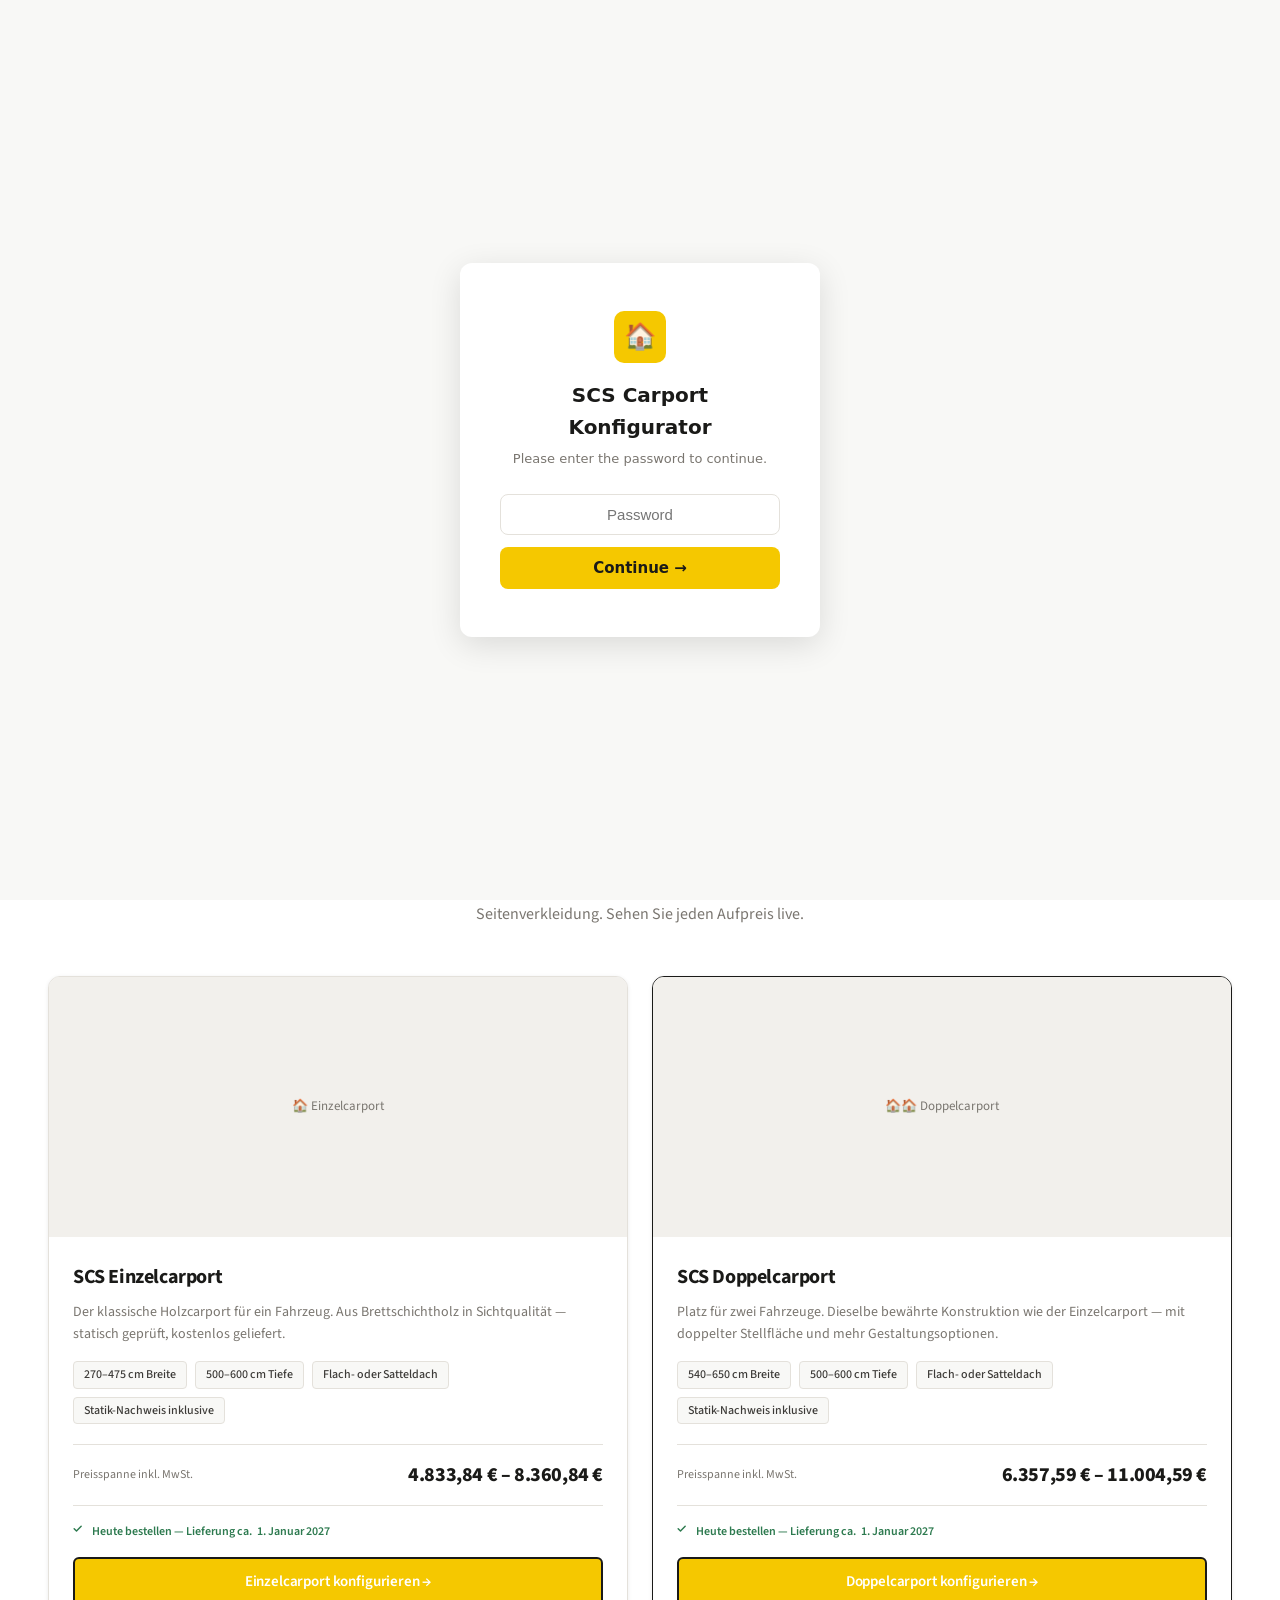
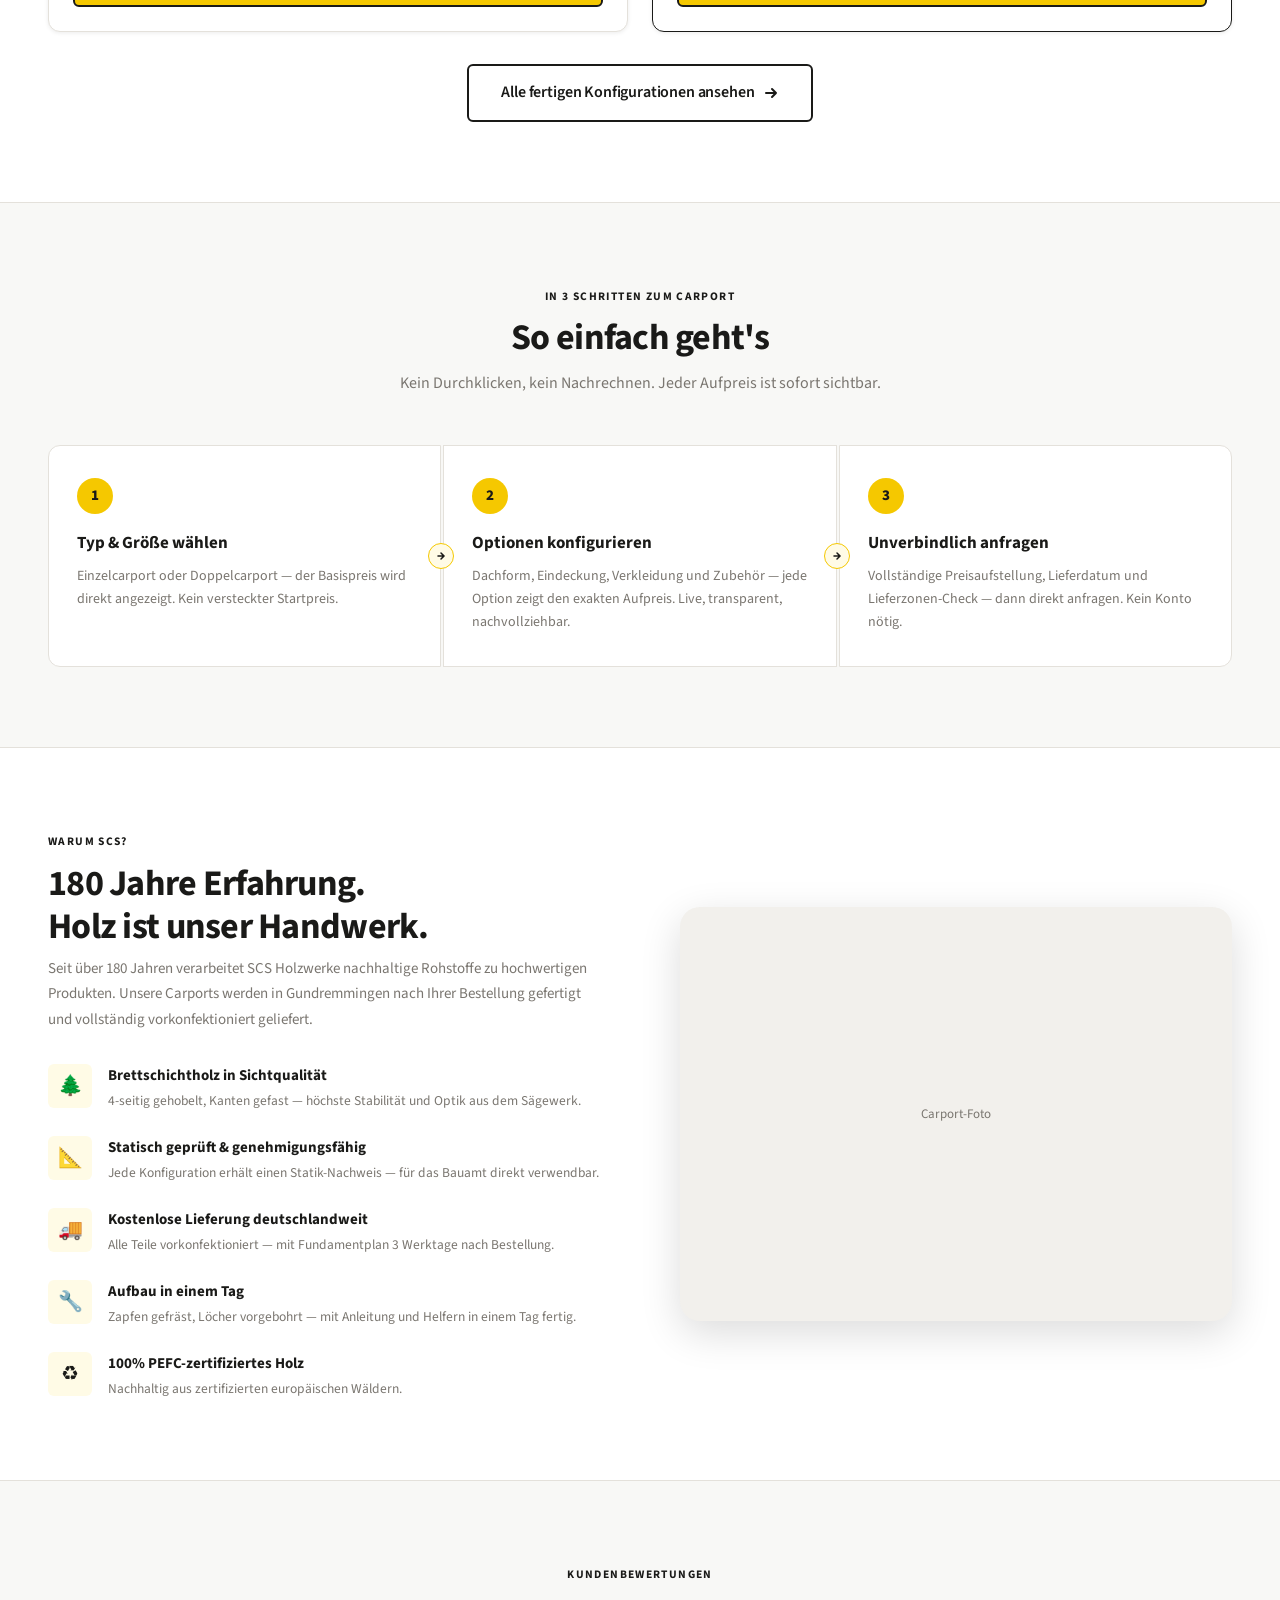
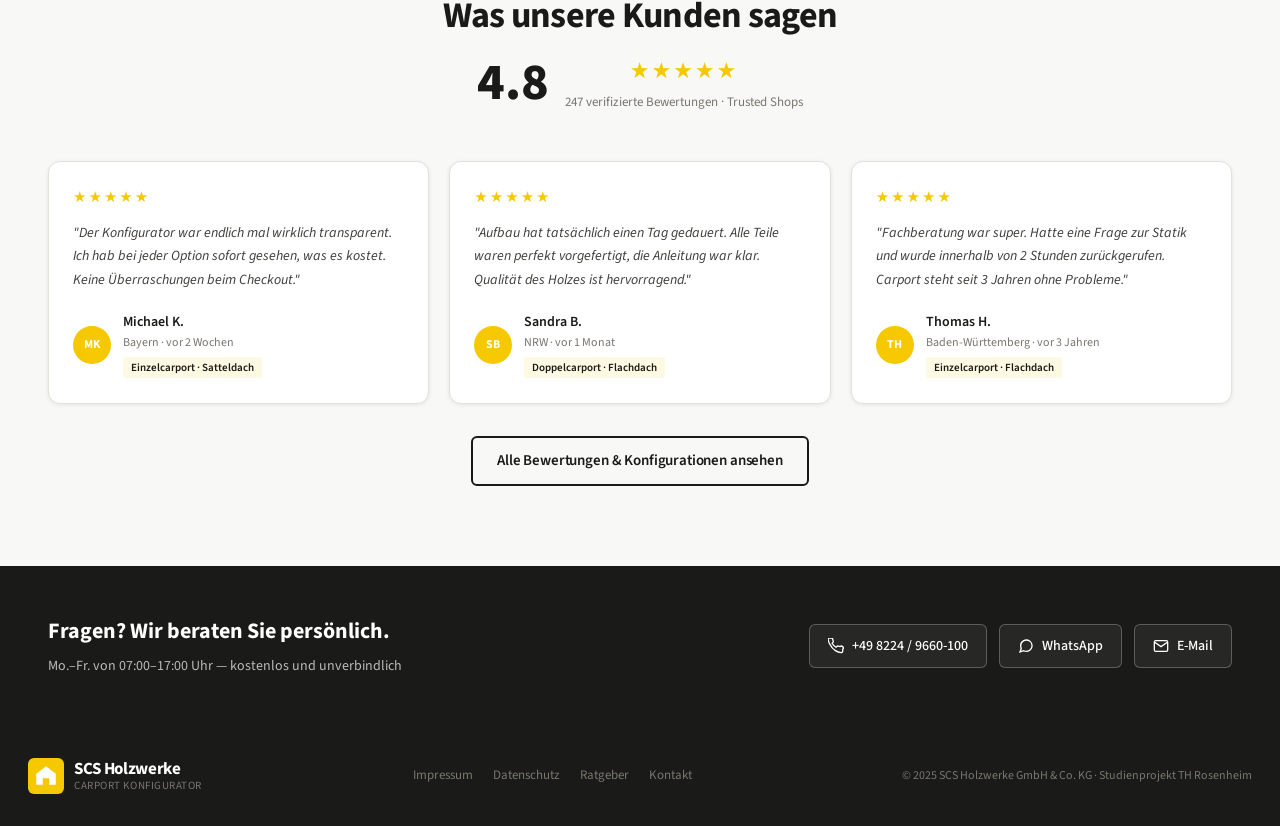
<file: index.html>
<!DOCTYPE html>
<html lang="de">
<head>
<meta charset="UTF-8">
  <meta name="viewport" content="width=device-width, initial-scale=1.0">
  <title>SCS Carport Konfigurator — Holzcarports nach Maß</title>
  <link rel="stylesheet" href="style.css">
</head>
<body>

<!-- Top bar -->
<div class="top-bar">
  <div class="top-bar-left">
    <div class="top-bar-item">
      <svg width="13" height="13" viewBox="0 0 24 24" fill="none"><path d="M22 16.92v3a2 2 0 01-2.18 2 19.79 19.79 0 01-8.63-3.07A19.5 19.5 0 013.07 9.81 19.79 19.79 0 01.07 1.18 2 2 0 012.06 0h3a2 2 0 012 1.72c.127.96.361 1.903.7 2.81a2 2 0 01-.45 2.11L6.09 7.91a16 16 0 006 6l1.27-1.27a2 2 0 012.11-.45c.907.339 1.85.573 2.81.7A2 2 0 0122 16.92z" stroke="currentColor" stroke-width="2"/></svg>
      +49 8224 / 9660-100
    </div>
    <div class="top-bar-item">
      <svg width="13" height="13" viewBox="0 0 24 24" fill="none"><path d="M4 4h16c1.1 0 2 .9 2 2v12c0 1.1-.9 2-2 2H4c-1.1 0-2-.9-2-2V6c0-1.1.9-2 2-2z" stroke="currentColor" stroke-width="2"/><polyline points="22,6 12,13 2,6" stroke="currentColor" stroke-width="2"/></svg>
      info@scs-holzshop.de
    </div>
    <div class="top-bar-item">Mo.–Fr. 07:00–17:00 Uhr</div>
  </div>
  <div class="top-bar-right">
    <a href="#">Impressum</a>
    <a href="#">Datenschutz</a>
    <a href="#">Ratgeber</a>
  </div>
</div>

<!-- Nav -->
<nav class="nav">
  <div class="nav-inner">
    <a href="index.html" class="nav-logo">
      <div class="nav-logo-icon">
        <svg viewBox="0 0 24 24" fill="none"><path d="M3 10L12 3L21 10V20H15V14H9V20H3V10Z" fill="#fff"/></svg>
      </div>
      <div class="nav-logo-text">
        <div class="nav-logo-name">SCS Holzwerke</div>
        <div class="nav-logo-sub">Carport Konfigurator</div>
      </div>
    </a>
    <div class="nav-links">
      <a href="index.html" class="active">Startseite</a>
      <a href="products.html">Meistgeliebte Carports</a>
      <a href="configurator.html">Konfigurator</a>
      <a href="configurator.html" class="nav-cta">Jetzt konfigurieren</a>
    </div>
    <button class="nav-hamburger" onclick="document.getElementById('mob').classList.toggle('open')">
      <span></span><span></span><span></span>
    </button>
  </div>
</nav>
<div class="nav-mobile" id="mob">
  <a href="index.html">Startseite</a>
  <a href="products.html">Meistgeliebte Carports</a>
  <a href="configurator.html">Konfigurator</a>
  <a href="configurator.html" class="btn btn-primary" style="margin-top:8px">Jetzt konfigurieren</a>
</div>

<!-- USP Bar -->
<div class="usp-bar">
  <div class="usp-bar-inner">
    <div class="usp-item"><svg width="14" height="14" viewBox="0 0 16 16" fill="none"><polyline points="2,8 6,12 14,4" stroke="currentColor" stroke-width="2.2" stroke-linecap="round" stroke-linejoin="round"/></svg>Kostenlose Lieferung</div>
    <div class="usp-item"><svg width="14" height="14" viewBox="0 0 16 16" fill="none"><polyline points="2,8 6,12 14,4" stroke="currentColor" stroke-width="2.2" stroke-linecap="round" stroke-linejoin="round"/></svg>180 Jahre Erfahrung</div>
    <div class="usp-item"><svg width="14" height="14" viewBox="0 0 16 16" fill="none"><polyline points="2,8 6,12 14,4" stroke="currentColor" stroke-width="2.2" stroke-linecap="round" stroke-linejoin="round"/></svg>Statisch geprüft</div>
    <div class="usp-item"><svg width="14" height="14" viewBox="0 0 16 16" fill="none"><polyline points="2,8 6,12 14,4" stroke="currentColor" stroke-width="2.2" stroke-linecap="round" stroke-linejoin="round"/></svg>Trusted Shops zertifiziert</div>
    <div class="usp-item"><svg width="14" height="14" viewBox="0 0 16 16" fill="none"><polyline points="2,8 6,12 14,4" stroke="currentColor" stroke-width="2.2" stroke-linecap="round" stroke-linejoin="round"/></svg>100% PEFC-zertifiziert</div>
  </div>
</div>

<!-- Hero -->
<section class="hero">
  <div class="hero-inner">
    <div class="hero-content">
      <h1 class="hero-title">Qualität aus Holz.<br><em>Transparent.</em><br>Nach Maß.</h1>
      <p class="hero-subtitle">Konfigurieren Sie Ihren Holzcarport Schritt für Schritt — und sehen Sie bei jeder Option genau, was sie kostet. Keine versteckten Preise.</p>
      <div class="hero-action-row">
        <a href="configurator.html" class="btn btn-primary btn-lg">
          Jetzt konfigurieren
          <svg width="16" height="16" viewBox="0 0 16 16" fill="none"><path d="M3 8H13M9 4L13 8L9 12" stroke="currentColor" stroke-width="2" stroke-linecap="round" stroke-linejoin="round"/></svg>
        </a>
        <a href="products.html" class="btn btn-ghost">Fertige Konfigurationen ansehen</a>
      </div>
      <div class="hero-trust-row">
        <div class="hero-trust-item"><svg width="14" height="14" viewBox="0 0 16 16" fill="none"><polyline points="2,8 6,12 14,4" stroke="currentColor" stroke-width="2" stroke-linecap="round" stroke-linejoin="round"/></svg>Ab 4.833,84 € inkl. MwSt.</div>
        <div class="hero-trust-item"><svg width="14" height="14" viewBox="0 0 16 16" fill="none"><polyline points="2,8 6,12 14,4" stroke="currentColor" stroke-width="2" stroke-linecap="round" stroke-linejoin="round"/></svg>Lieferung ca. 3–4 Wochen</div>
        <div class="hero-trust-item"><svg width="14" height="14" viewBox="0 0 16 16" fill="none"><polyline points="2,8 6,12 14,4" stroke="currentColor" stroke-width="2" stroke-linecap="round" stroke-linejoin="round"/></svg>Unverbindliche Anfrage</div>
      </div>
    </div>
    <div class="hero-image-col">
      <div class="hero-badge">
        <div class="hero-badge-label">Startpreis ab</div>
        <div class="hero-badge-price">4.833,84 €</div>
        <div class="hero-badge-sub">inkl. MwSt. · kostenlose Lieferung</div>
      </div>
      <div class="hero-image-wrap">
        <img src="https://www.scs-holzshop.de/media/converted/catalog/product/cache/67ee89799642c567a71fc92f3699d937/e/i/einzelcarport_2.webp"
             alt="SCS Einzelcarport"
             onerror="this.parentElement.innerHTML='<div class=hero-image-placeholder><svg viewBox=\'0 0 24 24\' fill=\'none\' stroke=\'currentColor\' stroke-width=\'1\'><path d=\'M3 9l9-7 9 7v11a2 2 0 01-2 2H5a2 2 0 01-2-2z\'/><polyline points=\'9 22 9 12 15 12 15 22\'/></svg><p>Carport-Foto wird geladen</p></div>'">
      </div>
    </div>
  </div>
</section>

<!-- Products section -->
<section class="home-products">
  <div class="container">
    <div class="section-head">
      <div class="eyebrow">Unsere Produkte</div>
      <h2 class="section-title">Einzelcarport oder Doppelcarport?</h2>
      <p class="section-sub">Beide Varianten sind vollständig konfigurierbar — von Dachform bis Seitenverkleidung. Sehen Sie jeden Aufpreis live.</p>
    </div>
    <div class="home-products-grid">

      <div class="prod-card">
        <div class="prod-card-img">
          <img src="https://www.scs-holzshop.de/media/converted/catalog/product/cache/67ee89799642c567a71fc92f3699d937/e/i/einzelcarport_2.webp" alt="SCS Einzelcarport" onerror="this.parentElement.innerHTML='<div class=prod-card-img-placeholder>🏠 Einzelcarport</div>'">
          <div class="prod-card-label">Einzelcarport</div>
        </div>
        <div class="prod-card-body">
          <h3 class="prod-card-title">SCS Einzelcarport</h3>
          <p class="prod-card-desc">Der klassische Holzcarport für ein Fahrzeug. Aus Brettschichtholz in Sichtqualität — statisch geprüft, kostenlos geliefert.</p>
          <div class="prod-card-specs">
            <span class="spec-tag">270–475 cm Breite</span>
            <span class="spec-tag">500–600 cm Tiefe</span>
            <span class="spec-tag">Flach- oder Satteldach</span>
            <span class="spec-tag">Statik-Nachweis inklusive</span>
          </div>
          <div class="prod-card-price-row">
            <div class="prod-card-price-label">Preisspanne inkl. MwSt.</div>
            <div class="prod-card-price">4.833,84 € – 8.360,84 €</div>
          </div>
          <div class="prod-card-delivery">
            <svg width="14" height="14" viewBox="0 0 24 24" fill="none"><polyline points="2,8 6,12 14,4" stroke="currentColor" stroke-width="2.5" stroke-linecap="round" stroke-linejoin="round"/></svg>
            Heute bestellen — Lieferung ca. <span id="delivery-einzelcarport"></span>
          </div>
          <a href="configurator.html?type=einzelcarport" class="btn btn-primary btn-full">Einzelcarport konfigurieren →</a>
        </div>
      </div>

      <div class="prod-card" style="border-color: var(--green);">
        <div class="prod-card-img">
          <img src="https://www.scs-holzshop.de/media/converted/catalog/product/cache/67ee89799642c567a71fc92f3699d937/d/o/doppelcarport_2.webp" alt="SCS Doppelcarport" onerror="this.parentElement.innerHTML='<div class=prod-card-img-placeholder>🏠🏠 Doppelcarport</div>'">
          <div class="prod-card-label">Doppelcarport</div>
          <div class="prod-card-bestseller">⭐ Bestseller</div>
        </div>
        <div class="prod-card-body">
          <h3 class="prod-card-title">SCS Doppelcarport</h3>
          <p class="prod-card-desc">Platz für zwei Fahrzeuge. Dieselbe bewährte Konstruktion wie der Einzelcarport — mit doppelter Stellfläche und mehr Gestaltungsoptionen.</p>
          <div class="prod-card-specs">
            <span class="spec-tag">540–650 cm Breite</span>
            <span class="spec-tag">500–600 cm Tiefe</span>
            <span class="spec-tag">Flach- oder Satteldach</span>
            <span class="spec-tag">Statik-Nachweis inklusive</span>
          </div>
          <div class="prod-card-price-row">
            <div class="prod-card-price-label">Preisspanne inkl. MwSt.</div>
            <div class="prod-card-price">6.357,59 € – 11.004,59 €</div>
          </div>
          <div class="prod-card-delivery">
            <svg width="14" height="14" viewBox="0 0 24 24" fill="none"><polyline points="2,8 6,12 14,4" stroke="currentColor" stroke-width="2.5" stroke-linecap="round" stroke-linejoin="round"/></svg>
            Heute bestellen — Lieferung ca. <span id="delivery-doppelcarport"></span>
          </div>
          <a href="configurator.html?type=doppelcarport" class="btn btn-primary btn-full">Doppelcarport konfigurieren →</a>
        </div>
      </div>

    </div>

    <!-- Link to products page -->
    <div style="text-align:center; margin-top:32px;">
      <a href="products.html" class="btn btn-outline btn-lg">
        Alle fertigen Konfigurationen ansehen
        <svg width="16" height="16" viewBox="0 0 16 16" fill="none"><path d="M3 8H13M9 4L13 8L9 12" stroke="currentColor" stroke-width="2" stroke-linecap="round" stroke-linejoin="round"/></svg>
      </a>
    </div>
  </div>
</section>

<!-- How it works -->
<section class="how-section">
  <div class="container">
    <div class="section-head">
      <div class="eyebrow">In 3 Schritten zum Carport</div>
      <h2 class="section-title">So einfach geht's</h2>
      <p class="section-sub">Kein Durchklicken, kein Nachrechnen. Jeder Aufpreis ist sofort sichtbar.</p>
    </div>
    <div class="steps-grid">
      <div class="step-card">
        <div class="step-num">1</div>
        <div class="step-title">Typ & Größe wählen</div>
        <p class="step-desc">Einzelcarport oder Doppelcarport — der Basispreis wird direkt angezeigt. Kein versteckter Startpreis.</p>
        <div class="step-arrow"><svg width="10" height="10" viewBox="0 0 10 10" fill="none"><path d="M2 5H8M5 2L8 5L5 8" stroke="var(--green)" stroke-width="1.5" stroke-linecap="round"/></svg></div>
      </div>
      <div class="step-card">
        <div class="step-num">2</div>
        <div class="step-title">Optionen konfigurieren</div>
        <p class="step-desc">Dachform, Eindeckung, Verkleidung und Zubehör — jede Option zeigt den exakten Aufpreis. Live, transparent, nachvollziehbar.</p>
        <div class="step-arrow"><svg width="10" height="10" viewBox="0 0 10 10" fill="none"><path d="M2 5H8M5 2L8 5L5 8" stroke="var(--green)" stroke-width="1.5" stroke-linecap="round"/></svg></div>
      </div>
      <div class="step-card">
        <div class="step-num">3</div>
        <div class="step-title">Unverbindlich anfragen</div>
        <p class="step-desc">Vollständige Preisaufstellung, Lieferdatum und Lieferzonen-Check — dann direkt anfragen. Kein Konto nötig.</p>
      </div>
    </div>
  </div>
</section>

<!-- Benefits -->
<section class="benefits-section">
  <div class="container">
    <div class="benefits-grid">
      <div>
        <div class="eyebrow">Warum SCS?</div>
        <h2 class="section-title" style="text-align:left;margin-bottom:8px;">180 Jahre Erfahrung.<br>Holz ist unser Handwerk.</h2>
        <p style="font-size:15px;color:var(--grey-mid);line-height:1.7;margin-bottom:4px;">Seit über 180 Jahren verarbeitet SCS Holzwerke nachhaltige Rohstoffe zu hochwertigen Produkten. Unsere Carports werden in Gundremmingen nach Ihrer Bestellung gefertigt und vollständig vorkonfektioniert geliefert.</p>
        <div class="benefits-list">
          <div class="benefit"><div class="benefit-icon">🌲</div><div><div class="benefit-title">Brettschichtholz in Sichtqualität</div><div class="benefit-desc">4-seitig gehobelt, Kanten gefast — höchste Stabilität und Optik aus dem Sägewerk.</div></div></div>
          <div class="benefit"><div class="benefit-icon">📐</div><div><div class="benefit-title">Statisch geprüft & genehmigungsfähig</div><div class="benefit-desc">Jede Konfiguration erhält einen Statik-Nachweis — für das Bauamt direkt verwendbar.</div></div></div>
          <div class="benefit"><div class="benefit-icon">🚚</div><div><div class="benefit-title">Kostenlose Lieferung deutschlandweit</div><div class="benefit-desc">Alle Teile vorkonfektioniert — mit Fundamentplan 3 Werktage nach Bestellung.</div></div></div>
          <div class="benefit"><div class="benefit-icon">🔧</div><div><div class="benefit-title">Aufbau in einem Tag</div><div class="benefit-desc">Zapfen gefräst, Löcher vorgebohrt — mit Anleitung und Helfern in einem Tag fertig.</div></div></div>
          <div class="benefit"><div class="benefit-icon">♻️</div><div><div class="benefit-title">100% PEFC-zertifiziertes Holz</div><div class="benefit-desc">Nachhaltig aus zertifizierten europäischen Wäldern.</div></div></div>
        </div>
      </div>
      <div class="benefits-img">
        <img src="https://www.scs-holzshop.de/media/converted/catalog/product/cache/67ee89799642c567a71fc92f3699d937/e/i/einzelcarport_2.webp" alt="SCS Carport Qualität" onerror="this.parentElement.innerHTML='<div class=benefits-img-placeholder>Carport-Foto</div>'">
      </div>
    </div>
  </div>
</section>

<!-- Reviews -->
<section class="reviews-section">
  <div class="container">
    <div class="section-head">
      <div class="eyebrow">Kundenbewertungen</div>
      <h2 class="section-title">Was unsere Kunden sagen</h2>
      <div class="reviews-aggregate">
        <div class="reviews-score">4.8</div>
        <div>
          <div class="reviews-stars">★★★★★</div>
          <div class="reviews-count">247 verifizierte Bewertungen · Trusted Shops</div>
        </div>
      </div>
    </div>
    <div class="reviews-grid">
      <div class="review-card">
        <div class="review-stars">★★★★★</div>
        <p class="review-text">"Der Konfigurator war endlich mal wirklich transparent. Ich hab bei jeder Option sofort gesehen, was es kostet. Keine Überraschungen beim Checkout."</p>
        <div class="review-author">
          <div class="review-avatar">MK</div>
          <div><div class="review-name">Michael K.</div><div class="review-meta">Bayern · vor 2 Wochen</div><span class="review-product-tag">Einzelcarport · Satteldach</span></div>
        </div>
      </div>
      <div class="review-card">
        <div class="review-stars">★★★★★</div>
        <p class="review-text">"Aufbau hat tatsächlich einen Tag gedauert. Alle Teile waren perfekt vorgefertigt, die Anleitung war klar. Qualität des Holzes ist hervorragend."</p>
        <div class="review-author">
          <div class="review-avatar">SB</div>
          <div><div class="review-name">Sandra B.</div><div class="review-meta">NRW · vor 1 Monat</div><span class="review-product-tag">Doppelcarport · Flachdach</span></div>
        </div>
      </div>
      <div class="review-card">
        <div class="review-stars">★★★★★</div>
        <p class="review-text">"Fachberatung war super. Hatte eine Frage zur Statik und wurde innerhalb von 2 Stunden zurückgerufen. Carport steht seit 3 Jahren ohne Probleme."</p>
        <div class="review-author">
          <div class="review-avatar">TH</div>
          <div><div class="review-name">Thomas H.</div><div class="review-meta">Baden-Württemberg · vor 3 Jahren</div><span class="review-product-tag">Einzelcarport · Flachdach</span></div>
        </div>
      </div>
    </div>
    <div style="text-align:center;margin-top:32px;">
      <a href="products.html" class="btn btn-outline">Alle Bewertungen & Konfigurationen ansehen</a>
    </div>
  </div>
</section>

<!-- Contact strip -->
<div class="contact-strip">
  <div class="contact-strip-inner">
    <div>
      <h3>Fragen? Wir beraten Sie persönlich.</h3>
      <p>Mo.–Fr. von 07:00–17:00 Uhr — kostenlos und unverbindlich</p>
    </div>
    <div class="contact-btns">
      <a href="tel:+4982249660100" class="contact-btn"><svg width="16" height="16" viewBox="0 0 24 24" fill="none"><path d="M22 16.92v3a2 2 0 01-2.18 2 19.79 19.79 0 01-8.63-3.07A19.5 19.5 0 013.07 9.81 19.79 19.79 0 01.07 1.18 2 2 0 012.06 0h3a2 2 0 012 1.72c.127.96.361 1.903.7 2.81a2 2 0 01-.45 2.11L6.09 7.91a16 16 0 006 6l1.27-1.27a2 2 0 012.11-.45c.907.339 1.85.573 2.81.7A2 2 0 0122 16.92z" stroke="currentColor" stroke-width="2"/></svg>+49 8224 / 9660-100</a>
      <a href="https://wa.me/4982249660100" class="contact-btn"><svg width="16" height="16" viewBox="0 0 24 24" fill="none"><path d="M21 11.5a8.38 8.38 0 01-.9 3.8 8.5 8.5 0 01-7.6 4.7 8.38 8.38 0 01-3.8-.9L3 21l1.9-5.7a8.38 8.38 0 01-.9-3.8 8.5 8.5 0 014.7-7.6 8.38 8.38 0 013.8-.9h.5a8.48 8.48 0 018 8v.5z" stroke="currentColor" stroke-width="2"/></svg>WhatsApp</a>
      <a href="mailto:info@scs-holzshop.de" class="contact-btn"><svg width="16" height="16" viewBox="0 0 24 24" fill="none"><path d="M4 4h16c1.1 0 2 .9 2 2v12c0 1.1-.9 2-2 2H4c-1.1 0-2-.9-2-2V6c0-1.1.9-2 2-2z" stroke="currentColor" stroke-width="2"/><polyline points="22,6 12,13 2,6" stroke="currentColor" stroke-width="2"/></svg>E-Mail</a>
    </div>
  </div>
</div>

<script>
(function() {
  var d = new Date();
  d.setDate(d.getDate() + 28);
  var date = d.toLocaleDateString('de-DE', { day:'numeric', month:'long', year:'numeric' });
  var els = document.querySelectorAll('#delivery-einzelcarport, #delivery-doppelcarport');
  els.forEach(function(el) { el.textContent = date; });
})();
</script>

<!-- Footer -->
<footer>
  <div class="footer-inner">
    <div class="footer-logo">
      <div class="nav-logo-icon" style="width:36px;height:36px;"><svg viewBox="0 0 24 24" fill="none"><path d="M3 10L12 3L21 10V20H15V14H9V20H3V10Z" fill="#fff"/></svg></div>
      <div class="nav-logo-text"><div class="nav-logo-name" style="color:#fff;">SCS Holzwerke</div><div class="nav-logo-sub">Carport Konfigurator</div></div>
    </div>
    <div class="footer-links">
      <a href="#">Impressum</a><a href="#">Datenschutz</a><a href="#">Ratgeber</a><a href="#">Kontakt</a>
    </div>
    <div class="footer-copy">© 2025 SCS Holzwerke GmbH & Co. KG · Studienprojekt TH Rosenheim</div>
  </div>
</footer>


<div id='pw-wall' style='display:none;position:fixed;inset:0;background:#F8F8F6;z-index:99999;align-items:center;justify-content:center;font-family:system-ui,sans-serif;'>
  <div style='background:#fff;border-radius:12px;box-shadow:0 8px 32px rgba(0,0,0,0.12);padding:48px 40px;width:360px;text-align:center;'>
    <div style='width:52px;height:52px;background:#F5C800;border-radius:10px;display:inline-flex;align-items:center;justify-content:center;font-size:26px;margin-bottom:16px;'>&#127968;</div>
    <h2 style='font-size:20px;font-weight:700;color:#1A1A18;margin:0 0 6px;'>SCS Carport Konfigurator</h2>
    <p style='font-size:13px;color:#7A7670;margin:0 0 24px;'>Please enter the password to continue.</p>
    <input id='pw-inp' type='password' placeholder='Password' style='width:100%;border:1.5px solid #E4E1DB;border-radius:8px;padding:11px 14px;font-size:15px;text-align:center;outline:none;margin-bottom:12px;box-sizing:border-box;'>
    <button id='pw-btn' style='width:100%;background:#F5C800;color:#1A1A18;border:none;border-radius:8px;padding:12px;font-size:15px;font-weight:700;cursor:pointer;'>Continue &#8594;</button>
    <div id='pw-err' style='color:#c0392b;font-size:12px;margin-top:10px;display:none;'>Incorrect password. Please try again.</div>
  </div>
</div>
<script>
window.addEventListener('load', function() {
  if (localStorage.getItem('scs_pass') !== 'ok') {
    var wall = document.getElementById('pw-wall');
    wall.style.display = 'flex';
    var inp = document.getElementById('pw-inp');
    var btn = document.getElementById('pw-btn');
    var err = document.getElementById('pw-err');
    inp.focus();
    function check() {
      if (inp.value === 'builditphase3') {
        localStorage.setItem('scs_pass', 'ok');
        wall.style.display = 'none';
      } else {
        err.style.display = 'block';
        inp.value = '';
        inp.focus();
      }
    }
    btn.addEventListener('click', check);
    inp.addEventListener('keydown', function(e) { if (e.key === 'Enter') check(); });
  }
});
</script>
</body>
</html>
</file>
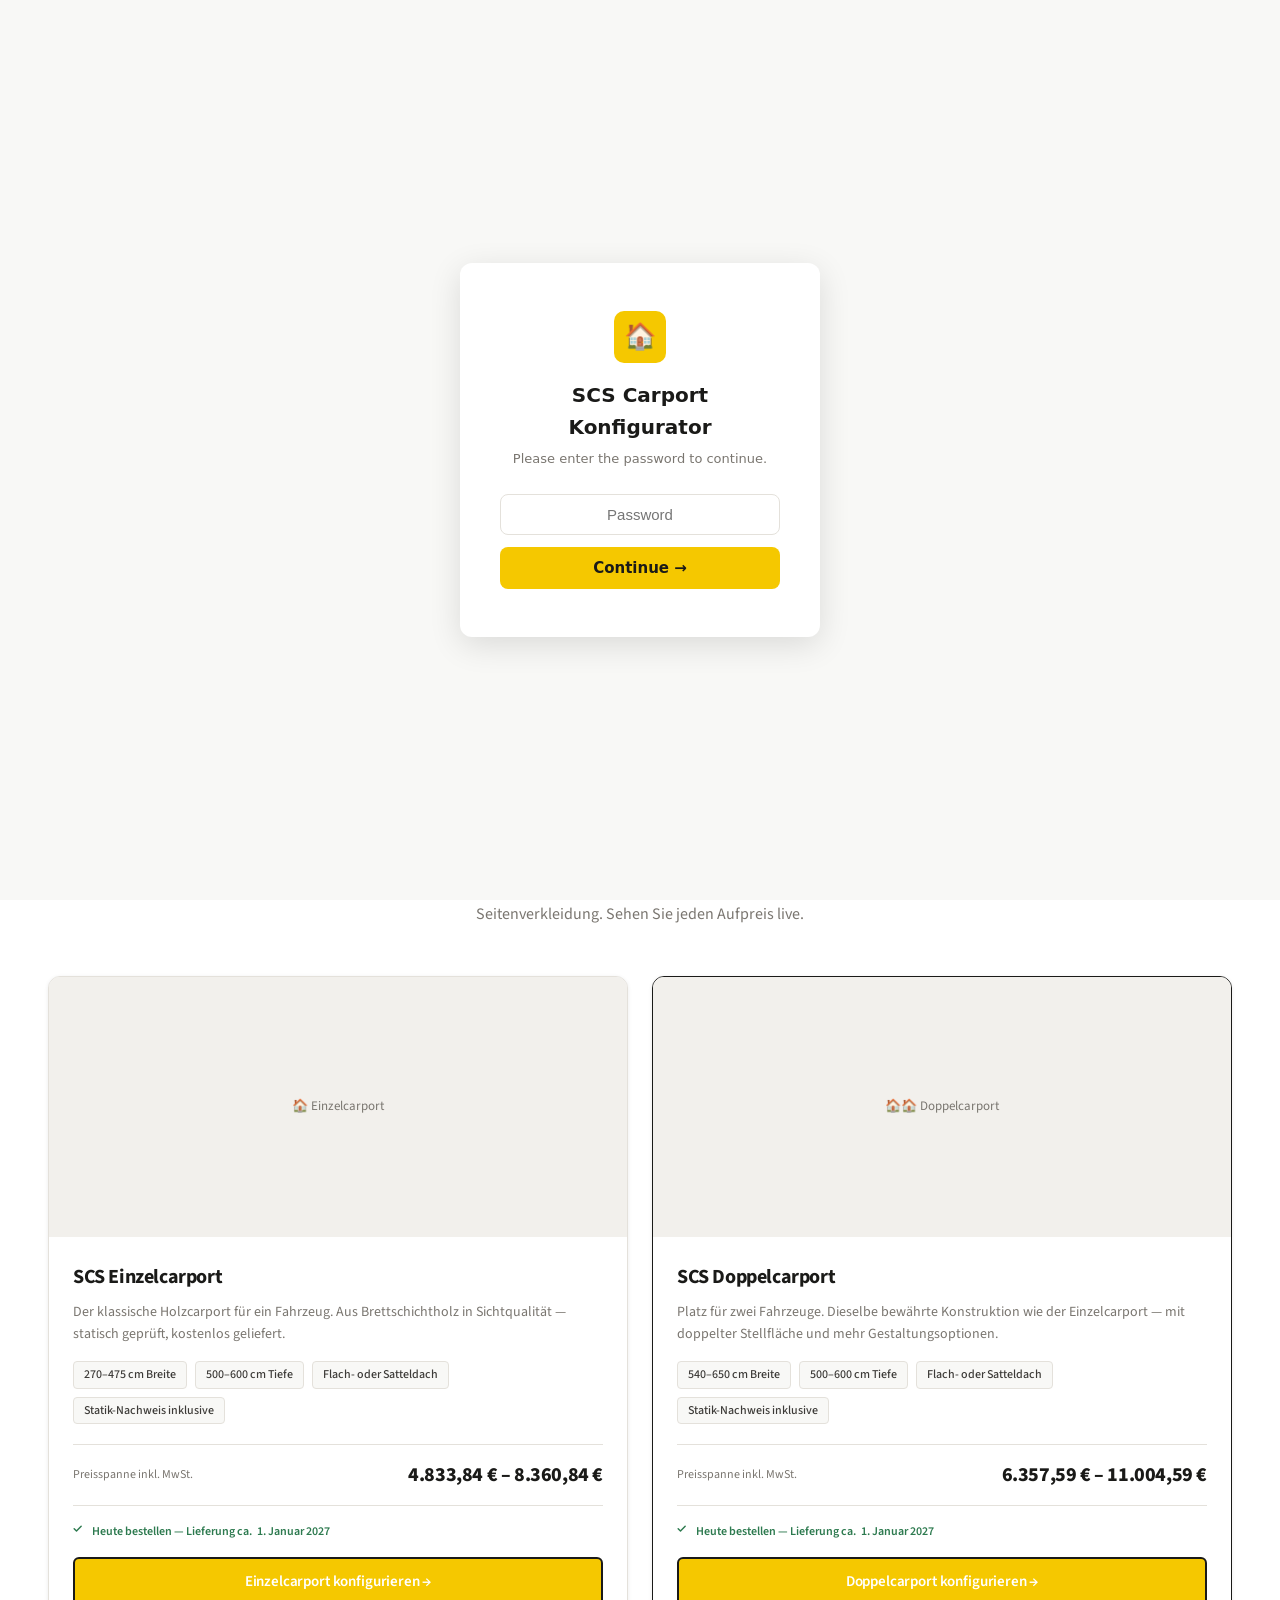
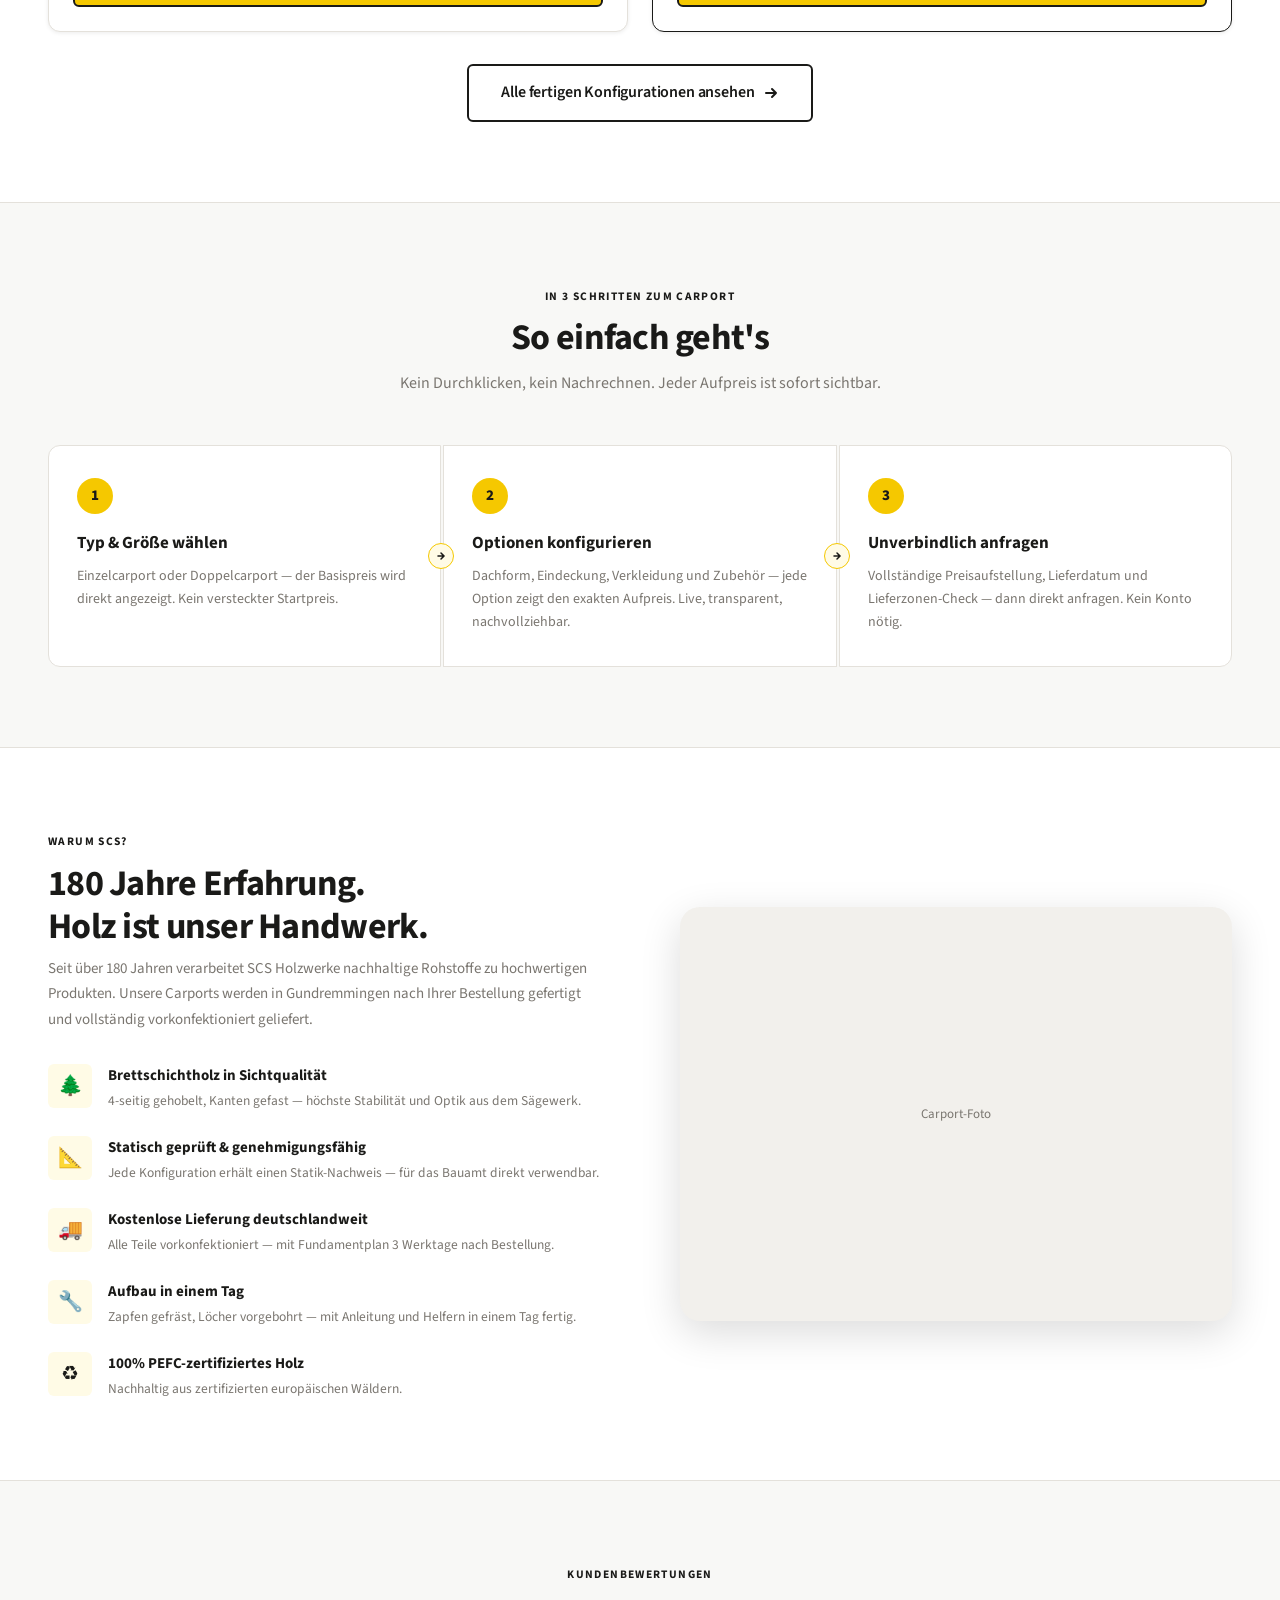
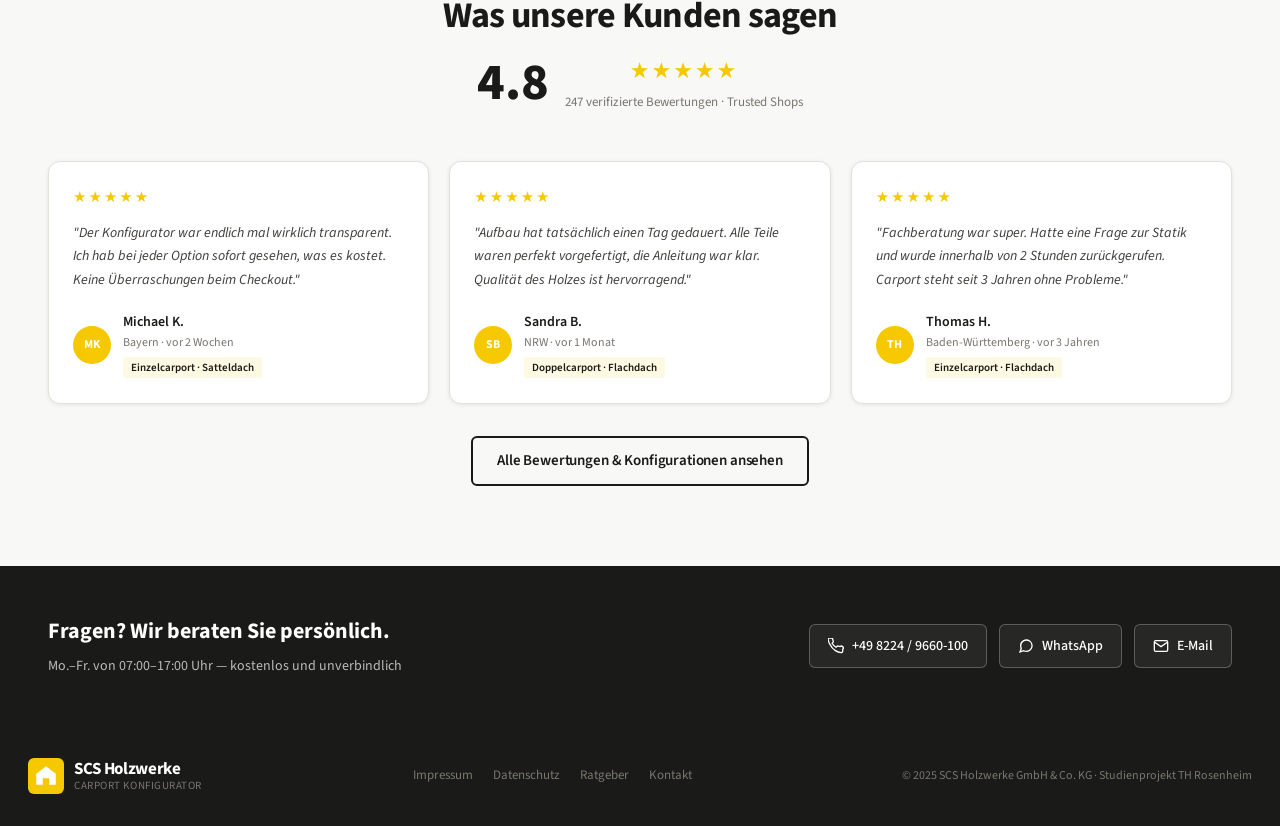
<file: configurator.html>
<!DOCTYPE html>
<html lang="de">
<head>
  <meta charset="UTF-8">
  <meta name="viewport" content="width=device-width, initial-scale=1.0">
  <title>Konfigurator — SCS Carport</title>
  <link rel="stylesheet" href="style.css">
</head>
<script>if(localStorage.getItem("scs_pass")!=="ok"){window.location.replace("index.html");}</script>
<body class="config-page">

<div class="top-bar">
  <div class="top-bar-left">
    <div class="top-bar-item">+49 8224 / 9660-100</div>
    <div class="top-bar-item">Mo.–Fr. 07:00–17:00 Uhr</div>
  </div>
  <div class="top-bar-right"><a href="#">Impressum</a><a href="#">Datenschutz</a></div>
</div>

<nav class="nav">
  <div class="nav-inner">
    <a href="index.html" class="nav-logo">
      <div class="nav-logo-icon"><svg viewBox="0 0 24 24" fill="none"><path d="M3 10L12 3L21 10V20H15V14H9V20H3V10Z" fill="#fff"/></svg></div>
      <div class="nav-logo-text"><div class="nav-logo-name">SCS Holzwerke</div><div class="nav-logo-sub">Carport Konfigurator</div></div>
    </a>
    <div class="nav-links">
      <a href="index.html">← Startseite</a>
      <a href="products.html">Meistgeliebte Carports</a>
    </div>
    <button class="nav-hamburger" onclick="document.getElementById('mob').classList.toggle('open')"><span></span><span></span><span></span></button>
  </div>
</nav>
<div class="nav-mobile" id="mob">
  <a href="index.html">Startseite</a>
  <a href="products.html">Meistgeliebte Carports</a>
</div>

<!-- Progress bar -->
<div class="config-progress">
  <div class="config-progress-inner">
    <div class="progress-step done"><div class="progress-dot">✓</div>Typ wählen</div>
    <div class="progress-step active"><div class="progress-dot">2</div>Konfigurieren</div>
    <div class="progress-step"><div class="progress-dot">3</div>Zusammenfassung</div>
    <div class="progress-step"><div class="progress-dot">4</div>Bestellung</div>
  </div>
</div>

<!-- Type bar -->
<div class="type-bar">
  <div class="type-bar-inner">
    <span class="type-label">Carport-Typ:</span>
    <button class="type-btn active" data-type="einzelcarport">Einzelcarport</button>
    <button class="type-btn" data-type="doppelcarport">Doppelcarport</button>
    <div class="type-price-hint">Basispreis: <strong id="base-price-hint">4.833,84 €</strong> inkl. MwSt.</div>
  </div>
</div>

<!-- Config layout -->
<div class="config-layout">

  <!-- Left: options -->
  <div>

    <!-- Preview image -->
    <div class="config-preview" id="config-preview">
      <img id="preview-img" src="flat.png" alt="Carport Vorschau">
      <div class="config-preview-label" id="preview-label">Einzelcarport · Flachdach</div>
    </div>

    <!-- 1. Size -->
    <div class="config-section">
      <div class="config-section-head">
        <div class="config-section-num">1</div>
        <div class="config-section-title">Größe</div>
        <div class="config-section-desc">Breite × Tiefe</div>
      </div>
      <div class="options-grid" id="options-size"></div>
    </div>

    <!-- 2. Roof -->
    <div class="config-section">
      <div class="config-section-head">
        <div class="config-section-num">2</div>
        <div class="config-section-title">Dachform</div>
        <div class="config-section-desc">Neigung & Stil</div>
      </div>
      <div class="options-grid options-grid-wide" id="options-roof"></div>
    </div>

    <!-- 3. Covering -->
    <div class="config-section">
      <div class="config-section-head">
        <div class="config-section-num">3</div>
        <div class="config-section-title">Dacheindeckung</div>
        <div class="config-section-desc">Material & Optik</div>
      </div>
      <div class="options-grid options-grid-wide" id="options-covering"></div>
    </div>

    <!-- 4. Cladding -->
    <div class="config-section">
      <div class="config-section-head">
        <div class="config-section-num">4</div>
        <div class="config-section-title">Seitenverkleidung</div>
        <div class="config-section-desc">Sichtschutz</div>
      </div>
      <div class="options-grid" id="options-cladding"></div>
    </div>

    <!-- 5. Add-ons -->
    <div class="config-section">
      <div class="config-section-head">
        <div class="config-section-num">5</div>
        <div class="config-section-title">Zubehör</div>
        <div class="config-section-desc">Optional · mehrere wählbar</div>
      </div>
      <div class="addon-grid" id="options-addons"></div>
    </div>

  </div>

  <!-- Right: price sidebar -->
  <aside class="price-sidebar">
    <div class="sidebar-head">
      <div class="sidebar-head-title">Ihre Konfiguration</div>
      <div class="sidebar-type-badge" id="sidebar-type-badge">Einzelcarport</div>
    </div>
    <div class="sidebar-rows" id="sidebar-rows"></div>
    <div class="sidebar-total">
      <div class="sidebar-total-label">Gesamtpreis inkl. 19% MwSt.</div>
      <div class="sidebar-total-amount" id="sidebar-total-amount"></div>
      <div class="sidebar-delta-toast" id="sidebar-delta-toast"></div>
      <div class="sidebar-vat">Kostenlose Lieferung · Statik-Nachweis inklusive</div>
    </div>
    <div class="sidebar-delivery">
      <svg width="16" height="16" viewBox="0 0 16 16" fill="none"><polyline points="2,8 6,12 14,4" stroke="currentColor" stroke-width="2" stroke-linecap="round" stroke-linejoin="round"/></svg>
      Lieferung ca. <span id="sidebar-delivery-date" style="margin-left:4px;font-weight:700;"></span>
    </div>
    <div class="sidebar-actions">
      <button class="btn btn-primary btn-full" id="to-summary">
        Zur Zusammenfassung
        <svg width="15" height="15" viewBox="0 0 16 16" fill="none"><path d="M3 8H13M9 4L13 8L9 12" stroke="currentColor" stroke-width="2" stroke-linecap="round" stroke-linejoin="round"/></svg>
      </button>
      <a href="products.html" class="btn btn-ghost btn-full" style="font-size:13px;">Fertige Konfigurationen ansehen</a>
    </div>
    <div class="sidebar-note">Unverbindliche Preisschätzung. Endpreis nach Aufmaß und Liefergebiet.</div>
  </aside>

</div>

<footer>
  <div class="footer-inner">
    <div class="footer-logo">
      <div class="nav-logo-icon" style="width:36px;height:36px;"><svg viewBox="0 0 24 24" fill="none"><path d="M3 10L12 3L21 10V20H15V14H9V20H3V10Z" fill="#fff"/></svg></div>
      <div class="nav-logo-text"><div class="nav-logo-name" style="color:#fff;">SCS Holzwerke</div><div class="nav-logo-sub">Carport Konfigurator</div></div>
    </div>
    <div class="footer-copy">© 2025 SCS Holzwerke GmbH & Co. KG · Studienprojekt TH Rosenheim</div>
  </div>
</footer>

<script src="configurator.js"></script>
</body>
</html>
</file>
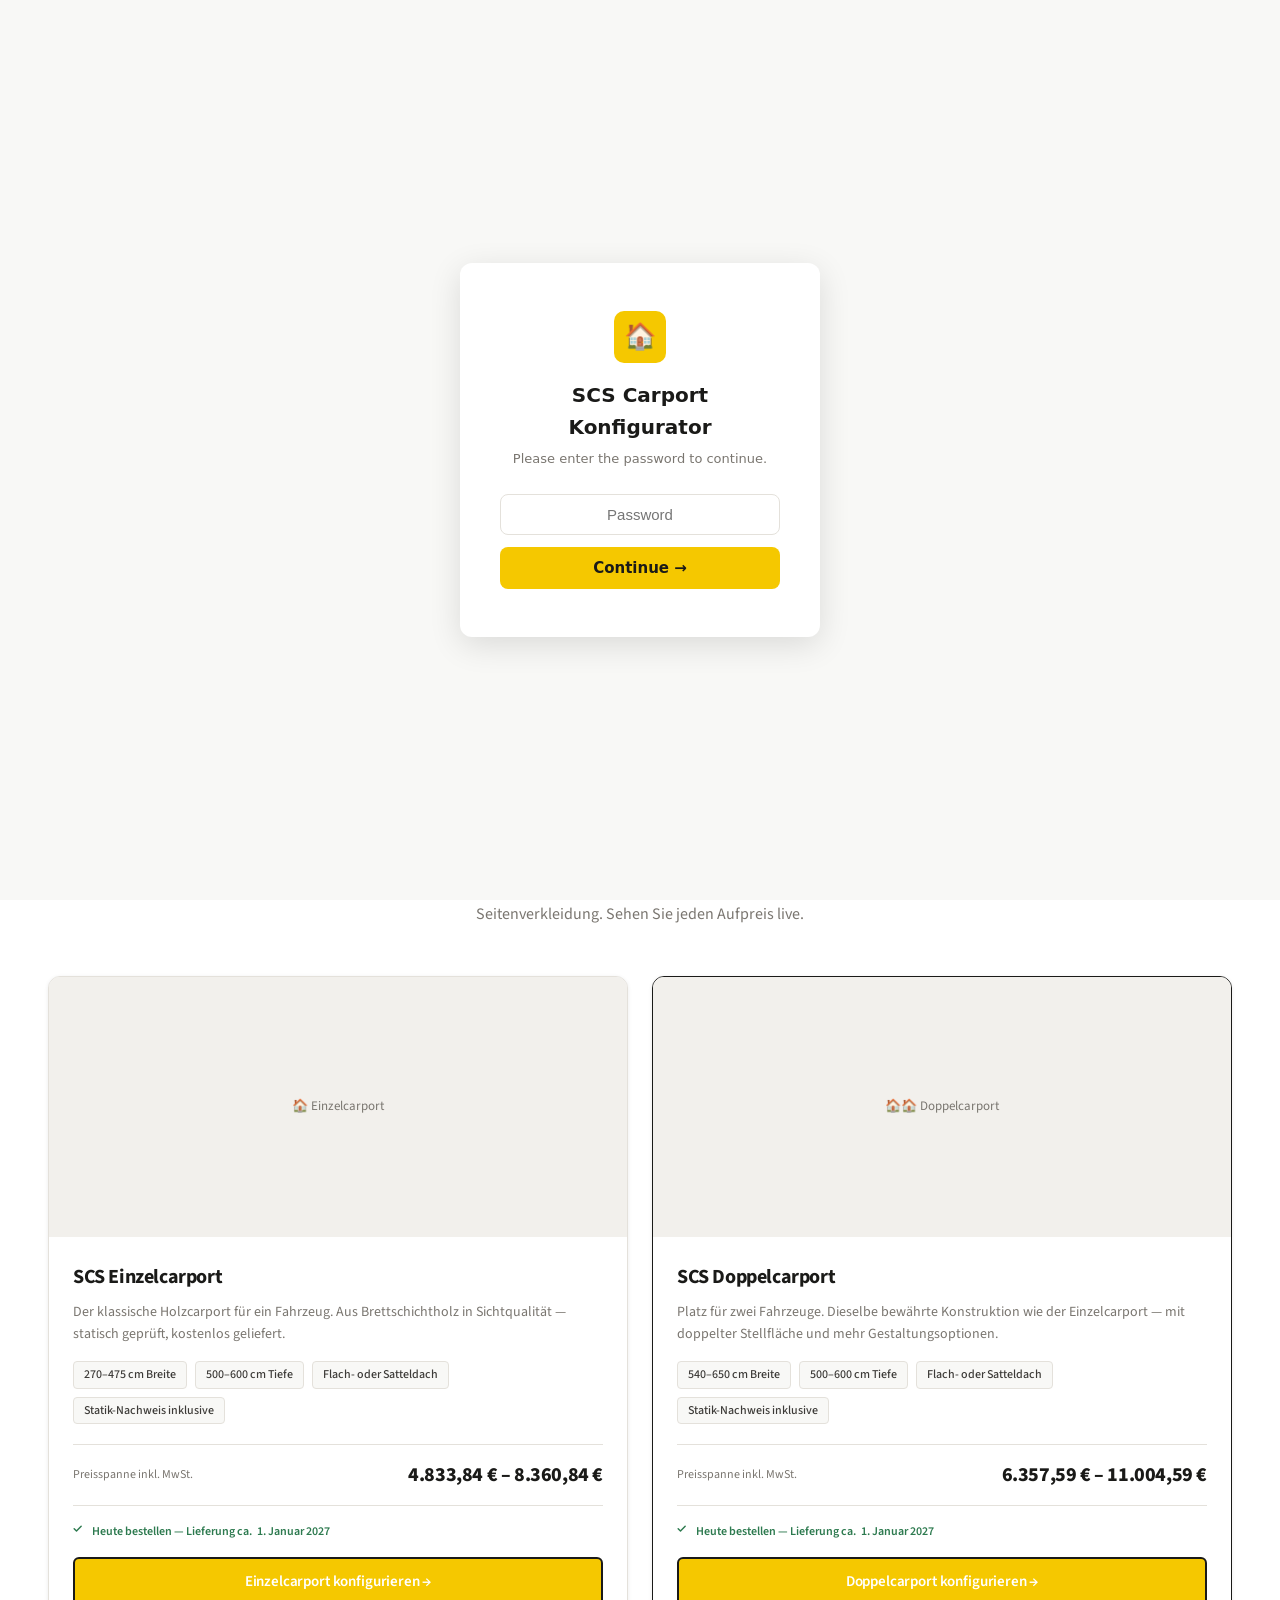
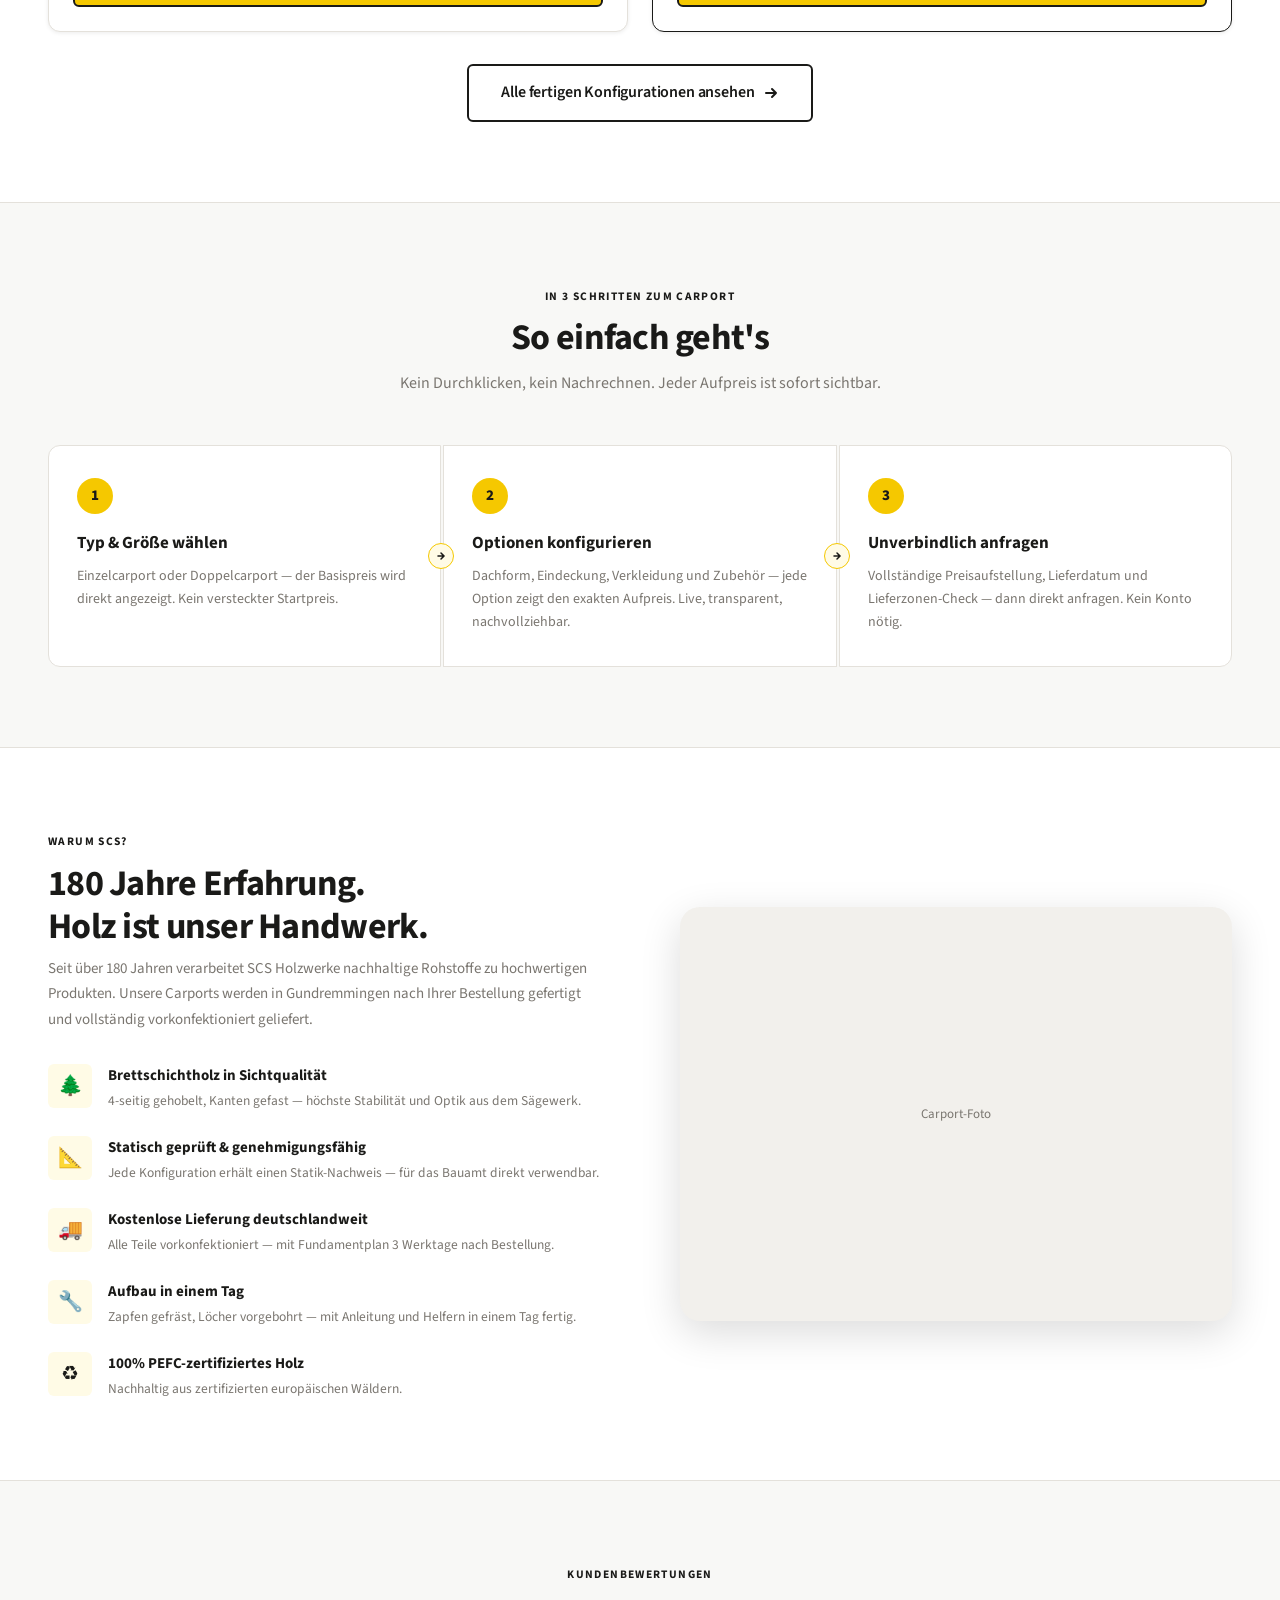
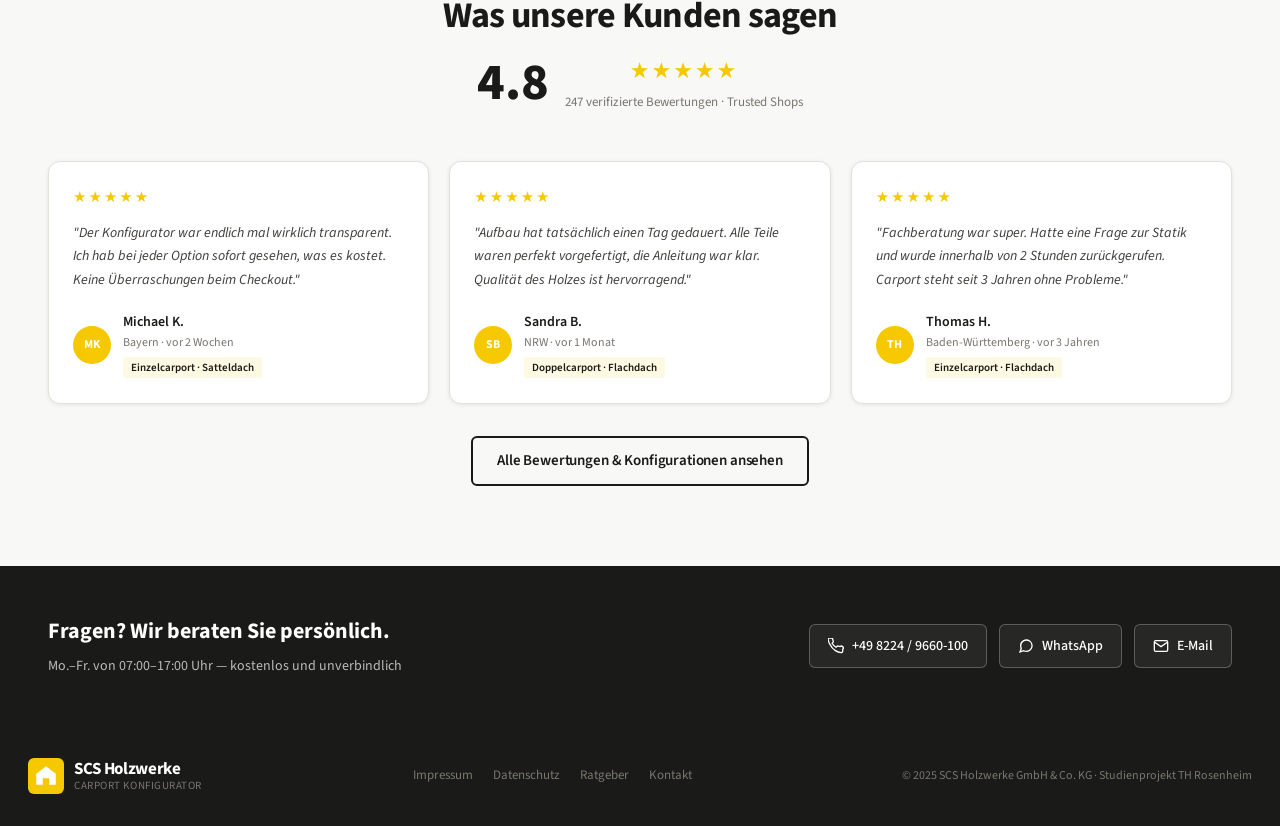
<file: order.html>
<!DOCTYPE html>
<html lang="de">
<head>
  <meta charset="UTF-8">
  <meta name="viewport" content="width=device-width, initial-scale=1.0">
  <title>Bestellung — SCS Carport</title>
  <link rel="stylesheet" href="style.css">
</head>
<script>if(localStorage.getItem("scs_pass")!=="ok"){window.location.replace("index.html");}</script>
<body>

<div class="top-bar">
  <div class="top-bar-left">
    <div class="top-bar-item">+49 8224 / 9660-100</div>
    <div class="top-bar-item">Mo.–Fr. 07:00–17:00 Uhr</div>
  </div>
</div>

<nav class="nav">
  <div class="nav-inner">
    <a href="index.html" class="nav-logo">
      <div class="nav-logo-icon"><svg viewBox="0 0 24 24" fill="none"><path d="M3 10L12 3L21 10V20H15V14H9V20H3V10Z" fill="#1a1a18"/></svg></div>
      <div class="nav-logo-text"><div class="nav-logo-name">SCS Holzwerke</div><div class="nav-logo-sub">Carport Konfigurator</div></div>
    </a>
    <div class="nav-links">
      <a href="summary.html">← Zurück zur Zusammenfassung</a>
    </div>
  </div>
</nav>

<div class="config-progress">
  <div class="config-progress-inner">
    <div class="progress-step done"><div class="progress-dot">✓</div>Typ wählen</div>
    <div class="progress-step done"><div class="progress-dot">✓</div>Konfigurieren</div>
    <div class="progress-step done"><div class="progress-dot">✓</div>Zusammenfassung</div>
    <div class="progress-step active"><div class="progress-dot">4</div>Bestellung</div>
  </div>
</div>

<div class="summary-wrap">
  <div class="summary-head">
    <h1>Bestellung abschließen</h1>
    <p>Geben Sie Ihre Kontakt- und Lieferdaten ein. Wir melden uns innerhalb von 24 Stunden mit einer Auftragsbestätigung.</p>
  </div>

  <!-- Order summary mini -->
  <div id="order-summary-mini" style="margin-bottom:24px;"></div>

  <!-- Contact & delivery form -->
  <div class="inquiry-form">
    <h3>Kontaktdaten</h3>
    <div class="form-grid">
      <div class="form-group">
        <label class="form-label">Vorname <span class="req">*</span></label>
        <input class="form-input" id="fname" type="text" placeholder="Max">
      </div>
      <div class="form-group">
        <label class="form-label">Nachname <span class="req">*</span></label>
        <input class="form-input" id="lname" type="text" placeholder="Mustermann">
      </div>
      <div class="form-group">
        <label class="form-label">E-Mail <span class="req">*</span></label>
        <input class="form-input" id="email" type="email" placeholder="max@beispiel.de">
      </div>
      <div class="form-group">
        <label class="form-label">Telefon <span class="req">*</span></label>
        <input class="form-input" id="phone" type="tel" placeholder="+49 ...">
      </div>
    </div>

    <h3 style="margin-top:24px;">Lieferadresse</h3>
    <div class="form-grid">
      <div class="form-group full">
        <label class="form-label">Straße & Hausnummer <span class="req">*</span></label>
        <input class="form-input" id="street" type="text" placeholder="Musterstraße 12">
      </div>
      <div class="form-group">
        <label class="form-label">Postleitzahl <span class="req">*</span></label>
        <input class="form-input" id="plz" type="text" maxlength="5" placeholder="80331" oninput="this.value=this.value.replace(/[^0-9]/g,'')">
      </div>
      <div class="form-group">
        <label class="form-label">Ort <span class="req">*</span></label>
        <input class="form-input" id="city" type="text" placeholder="München">
      </div>
      <div class="form-group full">
        <label class="form-label">Lieferhinweise (optional)</label>
        <textarea class="form-textarea" id="notes" placeholder="z.B. Einfahrt links, Tor bleibt offen, bitte anrufen vor Lieferung ..."></textarea>
      </div>
    </div>

    <h3 style="margin-top:24px;">Zahlungsart</h3>
    <div style="display:flex;flex-direction:column;gap:10px;margin-bottom:8px;">
      <label style="display:flex;align-items:center;gap:12px;padding:14px 16px;border:1.5px solid var(--grey-light);border-radius:var(--radius);cursor:pointer;" id="pay-invoice">
        <input type="radio" name="payment" value="invoice" checked style="accent-color:var(--yellow-dk);width:18px;height:18px;"> 
        <div><div style="font-weight:600;font-size:14px;">Auf Rechnung</div><div style="font-size:12px;color:var(--grey-mid);">Zahlung nach Erhalt der Rechnung — 14 Tage Zahlungsziel</div></div>
      </label>
      <label style="display:flex;align-items:center;gap:12px;padding:14px 16px;border:1.5px solid var(--grey-light);border-radius:var(--radius);cursor:pointer;">
        <input type="radio" name="payment" value="transfer" style="accent-color:var(--yellow-dk);width:18px;height:18px;">
        <div><div style="font-weight:600;font-size:14px;">Vorkasse (Überweisung)</div><div style="font-size:12px;color:var(--grey-mid);">2% Skonto bei Zahlung innerhalb von 5 Tagen</div></div>
      </label>
      <label style="display:flex;align-items:center;gap:12px;padding:14px 16px;border:1.5px solid var(--grey-light);border-radius:var(--radius);cursor:pointer;">
        <input type="radio" name="payment" value="sepa" style="accent-color:var(--yellow-dk);width:18px;height:18px;">
        <div><div style="font-weight:600;font-size:14px;">SEPA-Lastschrift</div><div style="font-size:12px;color:var(--grey-mid);">Bequem per Bankeinzug — Mandatserteilung im nächsten Schritt</div></div>
      </label>
    </div>

    <div style="margin-top:24px;padding:16px;background:#fffbe6;border:1px solid var(--yellow);border-radius:var(--radius);font-size:13px;color:var(--black);line-height:1.6;">
      <strong>Hinweis:</strong> Dies ist ein unverbindlicher Bestellwunsch. Nach dem Absenden erhalten Sie eine Bestätigungs-E-Mail. Unser Team prüft die Verfügbarkeit und kontaktiert Sie innerhalb von 24 Stunden mit einem verbindlichen Angebot.
    </div>

    <button class="btn btn-primary btn-lg" style="margin-top:20px;width:100%;justify-content:center;" onclick="submitOrder()">
      Bestellung absenden
      <svg width="16" height="16" viewBox="0 0 16 16" fill="none"><path d="M3 8H13M9 4L13 8L9 12" stroke="currentColor" stroke-width="2" stroke-linecap="round" stroke-linejoin="round"/></svg>
    </button>
    <div class="form-hint" style="margin-top:10px;text-align:center;">🔒 Ihre Daten werden SSL-verschlüsselt übertragen und nicht an Dritte weitergegeben.</div>
  </div>

  <a href="summary.html" class="btn btn-ghost">← Zurück zur Zusammenfassung</a>
</div>

<footer>
  <div class="footer-inner">
    <div class="footer-logo">
      <div class="nav-logo-icon" style="width:36px;height:36px;"><svg viewBox="0 0 24 24" fill="none"><path d="M3 10L12 3L21 10V20H15V14H9V20H3V10Z" fill="#fff"/></svg></div>
      <div class="nav-logo-text"><div class="nav-logo-name" style="color:#fff;">SCS Holzwerke</div><div class="nav-logo-sub">Carport Konfigurator</div></div>
    </div>
    <div class="footer-copy">© 2025 SCS Holzwerke GmbH & Co. KG · Studienprojekt TH Rosenheim</div>
  </div>
</footer>

<script src="configurator.js"></script>
</body>
</html>
</file>
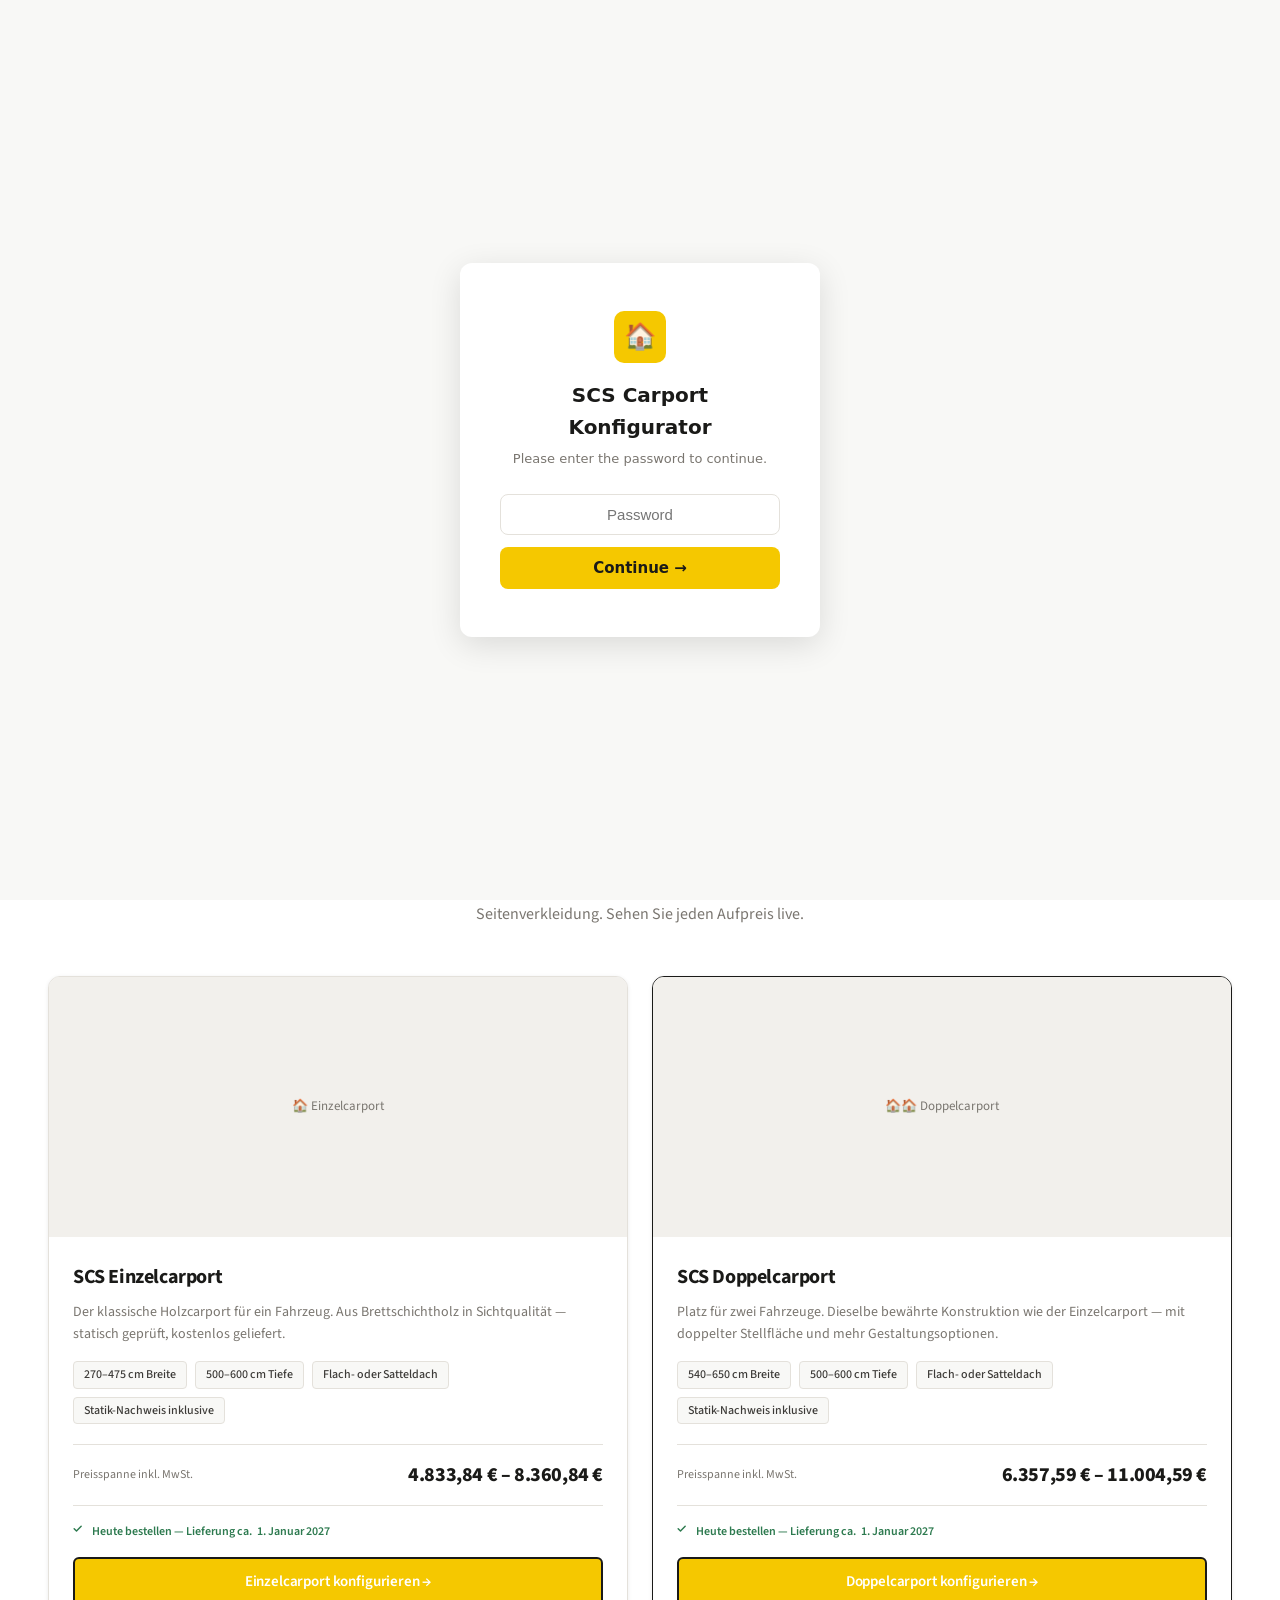
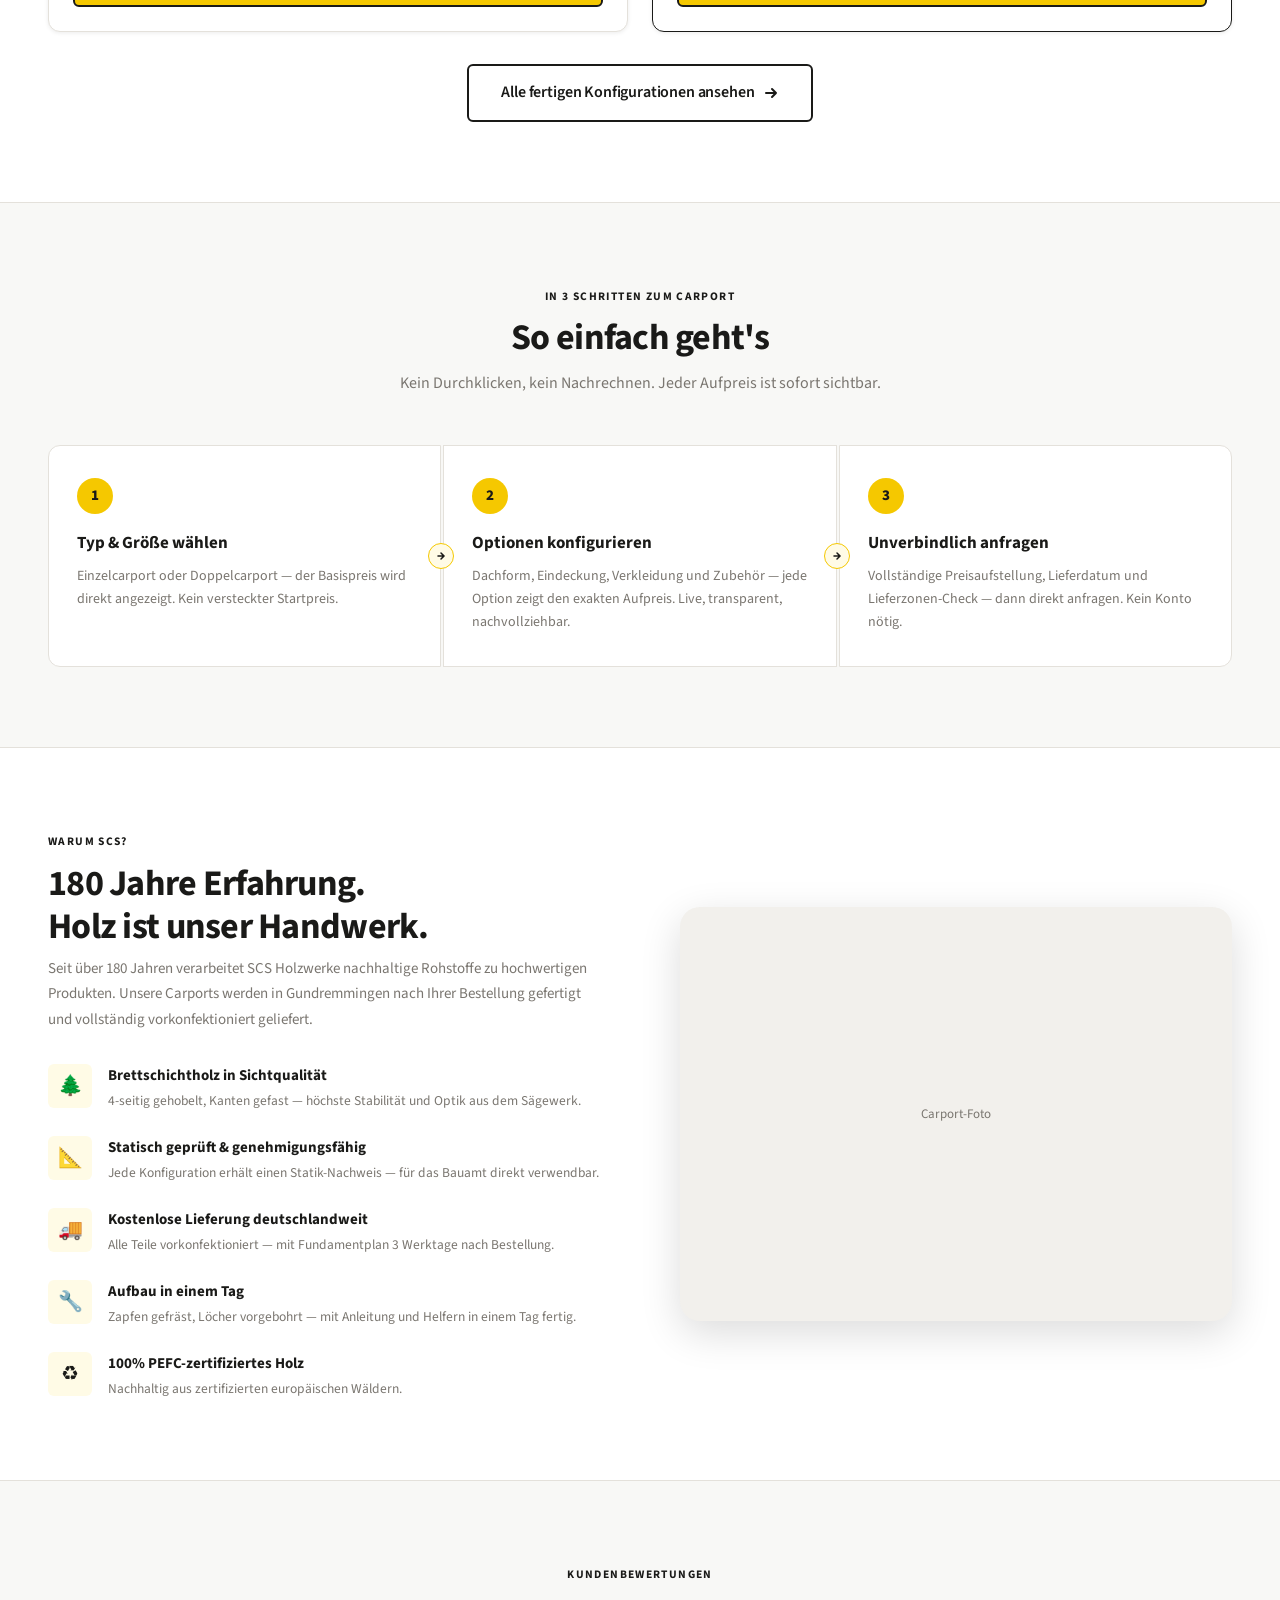
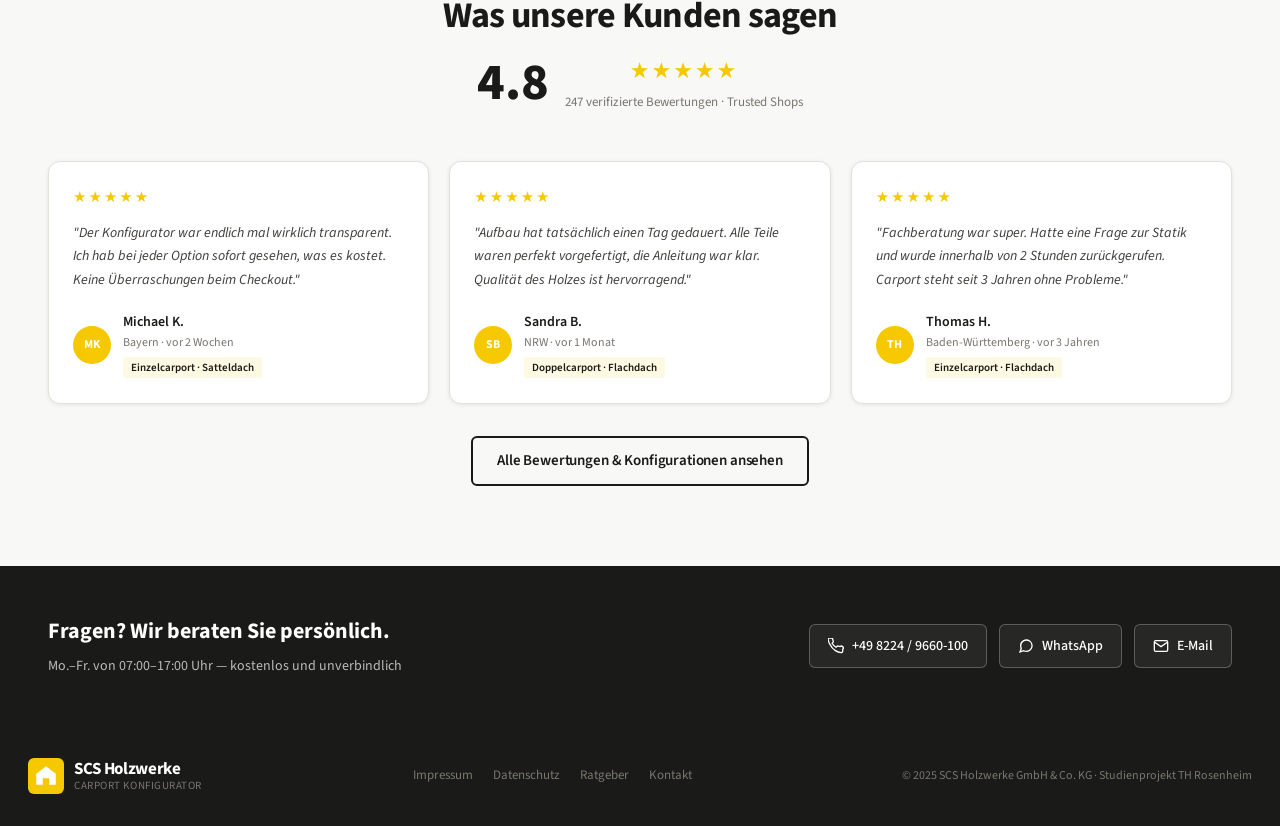
<file: products.html>
<!DOCTYPE html>
<html lang="de">
<head>
  <meta charset="UTF-8">
  <meta name="viewport" content="width=device-width, initial-scale=1.0">
  <title>Meistgeliebte Carports — SCS Holzwerke</title>
  <link rel="stylesheet" href="style.css">
</head>
<script>if(localStorage.getItem("scs_pass")!=="ok"){window.location.replace("index.html");}</script>
<body>

<div class="top-bar">
  <div class="top-bar-left">
    <div class="top-bar-item">+49 8224 / 9660-100</div>
    <div class="top-bar-item">info@scs-holzshop.de</div>
    <div class="top-bar-item">Mo.–Fr. 07:00–17:00 Uhr</div>
  </div>
  <div class="top-bar-right"><a href="#">Impressum</a><a href="#">Datenschutz</a></div>
</div>

<nav class="nav">
  <div class="nav-inner">
    <a href="index.html" class="nav-logo">
      <div class="nav-logo-icon"><svg viewBox="0 0 24 24" fill="none"><path d="M3 10L12 3L21 10V20H15V14H9V20H3V10Z" fill="#fff"/></svg></div>
      <div class="nav-logo-text"><div class="nav-logo-name">SCS Holzwerke</div><div class="nav-logo-sub">Carport Konfigurator</div></div>
    </a>
    <div class="nav-links">
      <a href="index.html">Startseite</a>
      <a href="products.html" class="active">Meistgeliebte Carports</a>
      <a href="configurator.html">Konfigurator</a>
      <a href="configurator.html" class="nav-cta">Jetzt konfigurieren</a>
    </div>
    <button class="nav-hamburger" onclick="document.getElementById('mob').classList.toggle('open')"><span></span><span></span><span></span></button>
  </div>
</nav>
<div class="nav-mobile" id="mob">
  <a href="index.html">Startseite</a>
  <a href="products.html">Meistgeliebte Carports</a>
  <a href="configurator.html">Konfigurator</a>
  <a href="configurator.html" class="btn btn-primary" style="margin-top:8px">Jetzt konfigurieren</a>
</div>

<div class="usp-bar">
  <div class="usp-bar-inner">
    <div class="usp-item"><svg width="14" height="14" viewBox="0 0 16 16" fill="none"><polyline points="2,8 6,12 14,4" stroke="currentColor" stroke-width="2.2" stroke-linecap="round" stroke-linejoin="round"/></svg>Kostenlose Lieferung</div>
    <div class="usp-item"><svg width="14" height="14" viewBox="0 0 16 16" fill="none"><polyline points="2,8 6,12 14,4" stroke="currentColor" stroke-width="2.2" stroke-linecap="round" stroke-linejoin="round"/></svg>180 Jahre Erfahrung</div>
    <div class="usp-item"><svg width="14" height="14" viewBox="0 0 16 16" fill="none"><polyline points="2,8 6,12 14,4" stroke="currentColor" stroke-width="2.2" stroke-linecap="round" stroke-linejoin="round"/></svg>Statisch geprüft</div>
    <div class="usp-item"><svg width="14" height="14" viewBox="0 0 16 16" fill="none"><polyline points="2,8 6,12 14,4" stroke="currentColor" stroke-width="2.2" stroke-linecap="round" stroke-linejoin="round"/></svg>Trusted Shops zertifiziert</div>
  </div>
</div>

<div class="page-hero">
  <div class="page-hero-inner">
    <div class="breadcrumb">
      <a href="index.html">Startseite</a>
      <span class="breadcrumb-sep">›</span>
      <span>Meistgeliebte Carports</span>
    </div>
    <div class="eyebrow">Unsere Empfehlungen</div>
    <h1>Die meistgeliebten Carports</h1>
    <p>Fertig konfiguriert, transparent bepreist, sofort bestellbar. Echte Kundenfavoriten.</p>
  </div>
</div>

<div class="products-page-grid">
  <div class="container">

    <aside class="filter-sidebar">
      <div class="filter-title">Filter</div>
      <div class="filter-group">
        <div class="filter-group-label">Carport-Typ</div>
        <label class="filter-option"><input type="checkbox" checked> <label>Einzelcarport</label></label>
        <label class="filter-option"><input type="checkbox" checked> <label>Doppelcarport</label></label>
      </div>
      <hr class="filter-divider">
      <div class="filter-group">
        <div class="filter-group-label">Dachform</div>
        <label class="filter-option"><input type="checkbox" checked> <label>Flachdach</label></label>
        <label class="filter-option"><input type="checkbox" checked> <label>Satteldach</label></label>
      </div>
      <hr class="filter-divider">
      <div class="filter-group">
        <div class="filter-group-label">Preisbereich</div>
        <input type="range" min="4000" max="12000" value="12000" style="width:100%;accent-color:var(--yellow-dk)" oninput="document.getElementById('price-max').textContent=Number(this.value).toLocaleString('de-DE')+'€'">
        <div class="price-range-labels"><span>4.000 €</span><span>bis <strong id="price-max">12.000€</strong></span></div>
      </div>
      <hr class="filter-divider">
      <a href="configurator.html" class="btn btn-primary btn-full" style="margin-top:4px">Eigene Konfiguration →</a>
    </aside>

    <div class="products-listing">
      <div class="listing-header">
        <div class="listing-count">4 Konfigurationen</div>
        <div class="listing-sort">
          Sortieren:
          <select><option>Beliebtheit</option><option>Preis aufsteigend</option><option>Preis absteigend</option></select>
        </div>
      </div>

      <!-- Card 1: Der Klassiker -->
      <div class="listing-card">
        <div class="listing-card-img">
          <img src="flat.png" alt="Der Klassiker" onerror="this.parentElement.innerHTML='<div class=listing-card-img-placeholder><span style=font-size:48px>🏠</span><span>Einzelcarport</span></div>'">
          <div class="listing-card-badges">
            <span class="badge badge-yellow">⭐ Meistgewählt</span>
            <span class="badge badge-green">Einzelcarport</span>
          </div>
        </div>
        <div class="listing-card-body">
          <div class="listing-card-top">
            <div class="listing-reviews">
              <span class="listing-stars">★★★★★</span>
              <span class="listing-review-count">4.9 · 48 Bewertungen</span>
            </div>
            <div class="listing-card-title">Der Klassiker</div>
            <div class="listing-card-subtitle">Einzelcarport · Flachdach · Standardgröße</div>
            <p class="listing-card-desc">Die beliebteste Konfiguration. Schlicht, funktional und bewährt — der ideale Einstieg ohne Kompromisse bei der Qualität.</p>
            <div class="config-summary">
              <div class="config-summary-title">Konfiguration im Detail</div>
              <div class="config-row"><span class="config-row-label">Typ</span><span class="config-row-value">Einzelcarport</span><span class="config-row-price">4.833,84 €</span></div>
              <div class="config-row"><span class="config-row-label">Größe</span><span class="config-row-value">Standard (270×500 cm)</span><span class="config-row-price">Inklusive</span></div>
              <div class="config-row"><span class="config-row-label">Dachform</span><span class="config-row-value">Flachdach (5°)</span><span class="config-row-price">Inklusive</span></div>
              <div class="config-row"><span class="config-row-label">Eindeckung</span><span class="config-row-value">Ohne</span><span class="config-row-price">Inklusive</span></div>
              <div class="config-row"><span class="config-row-label">Verkleidung</span><span class="config-row-value">Ohne</span><span class="config-row-price">Inklusive</span></div>
              <div class="config-total"><span>Gesamtpreis inkl. MwSt.</span><span>4.833,84 €</span></div>
            </div>
            <div class="review-card" style="margin-top:16px;">
              <div class="review-stars">★★★★★</div>
              <p class="review-text">"Genau das, was ich gesucht habe. Schlicht, stabil, gutes Preis-Leistungs-Verhältnis."</p>
              <div class="review-author">
                <div class="review-avatar">MK</div>
                <div><div class="review-name">Michael K.</div><div class="review-meta">Bayern · vor 2 Wochen</div></div>
              </div>
            </div>
          </div>
          <div class="listing-card-bottom">
            <div class="listing-price-block">
              <div class="label">Gesamtpreis inkl. MwSt.</div>
              <div class="price">4.833,84 €</div>
              <div class="vat">Kostenlose Lieferung inklusive</div>
            </div>
            <div>
              <div class="delivery-badge"><svg width="14" height="14" viewBox="0 0 16 16" fill="none"><polyline points="2,8 6,12 14,4" stroke="currentColor" stroke-width="2" stroke-linecap="round" stroke-linejoin="round"/></svg>Lieferung ca. <span class="delivery-date"></span></div>
              <button class="btn btn-primary" style="margin-top:8px" onclick="selectConfig('einzelcarport','standard','flat','none','none',[])">Diese Konfiguration wählen →</button>
            </div>
          </div>
        </div>
      </div>

      <!-- Card 2: Der Komfortschutz -->
      <div class="listing-card">
        <div class="listing-card-img">
          <img src="pitched.png" alt="Der Komfortschutz" onerror="this.parentElement.innerHTML='<div class=listing-card-img-placeholder><span style=font-size:48px>🏠</span><span>Einzelcarport Premium</span></div>'">
          <div class="listing-card-badges">
            <span class="badge badge-green">Einzelcarport</span>
            <span class="badge badge-outline">Premium</span>
          </div>
        </div>
        <div class="listing-card-body">
          <div class="listing-card-top">
            <div class="listing-reviews"><span class="listing-stars">★★★★★</span><span class="listing-review-count">4.8 · 31 Bewertungen</span></div>
            <div class="listing-card-title">Der Komfortschutz</div>
            <div class="listing-card-subtitle">Einzelcarport · Satteldach · Sandwichpaneele · Mittlere Größe</div>
            <p class="listing-card-desc">Maximaler Wetterschutz mit Satteldach und hochwärmedämmenden Sandwichpaneelen.</p>
            <div class="config-summary">
              <div class="config-summary-title">Konfiguration im Detail</div>
              <div class="config-row"><span class="config-row-label">Typ</span><span class="config-row-value">Einzelcarport</span><span class="config-row-price">4.833,84 €</span></div>
              <div class="config-row"><span class="config-row-label">Größe</span><span class="config-row-value">Mittel (350×550 cm)</span><span class="config-row-price">+420,00 €</span></div>
              <div class="config-row"><span class="config-row-label">Dachform</span><span class="config-row-value">Satteldach (20°)</span><span class="config-row-price">+380,00 €</span></div>
              <div class="config-row"><span class="config-row-label">Eindeckung</span><span class="config-row-value">Sandwichpaneel anthrazit</span><span class="config-row-price">+640,00 €</span></div>
              <div class="config-row"><span class="config-row-label">Verkleidung</span><span class="config-row-value">2 Seiten</span><span class="config-row-price">+590,00 €</span></div>
              <div class="config-total"><span>Gesamtpreis inkl. MwSt.</span><span>6.863,84 €</span></div>
            </div>
            <div class="review-card" style="margin-top:16px;">
              <div class="review-stars">★★★★★</div>
              <p class="review-text">"Das Satteldach war die richtige Entscheidung — kein Wasser staut sich. Absolut empfehlenswert."</p>
              <div class="review-author">
                <div class="review-avatar">TH</div>
                <div><div class="review-name">Thomas H.</div><div class="review-meta">Baden-Württemberg · vor 3 Wochen</div></div>
              </div>
            </div>
          </div>
          <div class="listing-card-bottom">
            <div class="listing-price-block">
              <div class="label">Gesamtpreis inkl. MwSt.</div>
              <div class="price">6.863,84 €</div>
              <div class="vat">Kostenlose Lieferung inklusive</div>
            </div>
            <div>
              <div class="delivery-badge"><svg width="14" height="14" viewBox="0 0 16 16" fill="none"><polyline points="2,8 6,12 14,4" stroke="currentColor" stroke-width="2" stroke-linecap="round" stroke-linejoin="round"/></svg>Lieferung ca. <span class="delivery-date"></span></div>
              <button class="btn btn-primary" style="margin-top:8px" onclick="selectConfig('einzelcarport','medium','pitched','sandwich','two',[])">Diese Konfiguration wählen →</button>
            </div>
          </div>
        </div>
      </div>

      <!-- Card 3: Der Familien-Carport -->
      <div class="listing-card">
        <div class="listing-card-img">
          <img src="flat.png" alt="Der Familien-Carport" onerror="this.parentElement.innerHTML='<div class=listing-card-img-placeholder><span style=font-size:48px>🏠🏠</span><span>Doppelcarport</span></div>'">
          <div class="listing-card-badges">
            <span class="badge badge-yellow">👨‍👩‍👧 Für Familien</span>
            <span class="badge badge-green">Doppelcarport</span>
          </div>
        </div>
        <div class="listing-card-body">
          <div class="listing-card-top">
            <div class="listing-reviews"><span class="listing-stars">★★★★★</span><span class="listing-review-count">4.7 · 24 Bewertungen</span></div>
            <div class="listing-card-title">Der Familien-Carport</div>
            <div class="listing-card-subtitle">Doppelcarport · Flachdach · Trapezblech · 1 Seite verkleidet</div>
            <p class="listing-card-desc">Platz für zwei Autos, einseitiger Sichtschutz und wetterfeste Trapezblech-Eindeckung.</p>
            <div class="config-summary">
              <div class="config-summary-title">Konfiguration im Detail</div>
              <div class="config-row"><span class="config-row-label">Typ</span><span class="config-row-value">Doppelcarport</span><span class="config-row-price">6.357,59 €</span></div>
              <div class="config-row"><span class="config-row-label">Größe</span><span class="config-row-value">Standard (540×500 cm)</span><span class="config-row-price">Inklusive</span></div>
              <div class="config-row"><span class="config-row-label">Dachform</span><span class="config-row-value">Flachdach (5°)</span><span class="config-row-price">Inklusive</span></div>
              <div class="config-row"><span class="config-row-label">Eindeckung</span><span class="config-row-value">Trapezblech anthrazit</span><span class="config-row-price">+390,00 €</span></div>
              <div class="config-row"><span class="config-row-label">Verkleidung</span><span class="config-row-value">1 Seite</span><span class="config-row-price">+420,00 €</span></div>
              <div class="config-total"><span>Gesamtpreis inkl. MwSt.</span><span>7.167,59 €</span></div>
            </div>
            <div class="review-card" style="margin-top:16px;">
              <div class="review-stars">★★★★★</div>
              <p class="review-text">"Perfekt für zwei Autos. Das Trapezblech sieht super aus und ist pflegeleicht."</p>
              <div class="review-author">
                <div class="review-avatar">SB</div>
                <div><div class="review-name">Sandra B.</div><div class="review-meta">NRW · vor 1 Monat</div></div>
              </div>
            </div>
          </div>
          <div class="listing-card-bottom">
            <div class="listing-price-block">
              <div class="label">Gesamtpreis inkl. MwSt.</div>
              <div class="price">7.167,59 €</div>
              <div class="vat">Kostenlose Lieferung inklusive</div>
            </div>
            <div>
              <div class="delivery-badge"><svg width="14" height="14" viewBox="0 0 16 16" fill="none"><polyline points="2,8 6,12 14,4" stroke="currentColor" stroke-width="2" stroke-linecap="round" stroke-linejoin="round"/></svg>Lieferung ca. <span class="delivery-date"></span></div>
              <button class="btn btn-primary" style="margin-top:8px" onclick="selectConfig('doppelcarport','standard','flat','trapez','one',[])">Diese Konfiguration wählen →</button>
            </div>
          </div>
        </div>
      </div>

      <!-- Card 4: Das Rundum-Paket -->
      <div class="listing-card">
        <div class="listing-card-img">
          <img src="pitched.png" alt="Das Rundum-Paket" onerror="this.parentElement.innerHTML='<div class=listing-card-img-placeholder><span style=font-size:48px>🏠🏠</span><span>Premium Doppelcarport</span></div>'">
          <div class="listing-card-badges">
            <span class="badge badge-yellow">💎 Premium</span>
            <span class="badge badge-green">Doppelcarport</span>
          </div>
        </div>
        <div class="listing-card-body">
          <div class="listing-card-top">
            <div class="listing-reviews"><span class="listing-stars">★★★★★</span><span class="listing-review-count">4.9 · 18 Bewertungen</span></div>
            <div class="listing-card-title">Das Rundum-Paket</div>
            <div class="listing-card-subtitle">Doppelcarport · Satteldach · Sandwichpaneele · 3 Seiten · Groß</div>
            <p class="listing-card-desc">Die Königsklasse. Maximale Größe, Satteldach, vollständige Verkleidung an drei Seiten.</p>
            <div class="config-summary">
              <div class="config-summary-title">Konfiguration im Detail</div>
              <div class="config-row"><span class="config-row-label">Typ</span><span class="config-row-value">Doppelcarport</span><span class="config-row-price">6.357,59 €</span></div>
              <div class="config-row"><span class="config-row-label">Größe</span><span class="config-row-value">Groß (650×600 cm)</span><span class="config-row-price">+1.180,00 €</span></div>
              <div class="config-row"><span class="config-row-label">Dachform</span><span class="config-row-value">Satteldach (20°)</span><span class="config-row-price">+520,00 €</span></div>
              <div class="config-row"><span class="config-row-label">Eindeckung</span><span class="config-row-value">Sandwichpaneel anthrazit</span><span class="config-row-price">+850,00 €</span></div>
              <div class="config-row"><span class="config-row-label">Verkleidung</span><span class="config-row-value">3 Seiten</span><span class="config-row-price">+1.120,00 €</span></div>
              <div class="config-total"><span>Gesamtpreis inkl. MwSt.</span><span>10.027,59 €</span></div>
            </div>
            <div class="review-card" style="margin-top:16px;">
              <div class="review-stars">★★★★★</div>
              <p class="review-text">"Das ist kein Carport mehr, das ist eine kleine Garage. Drei Seiten verkleidet — im Winter deutlich wärmer."</p>
              <div class="review-author">
                <div class="review-avatar">RN</div>
                <div><div class="review-name">Ralf N.</div><div class="review-meta">Brandenburg · vor 2 Monaten</div></div>
              </div>
            </div>
          </div>
          <div class="listing-card-bottom">
            <div class="listing-price-block">
              <div class="label">Gesamtpreis inkl. MwSt.</div>
              <div class="price">10.027,59 €</div>
              <div class="vat">Kostenlose Lieferung inklusive</div>
            </div>
            <div>
              <div class="delivery-badge"><svg width="14" height="14" viewBox="0 0 16 16" fill="none"><polyline points="2,8 6,12 14,4" stroke="currentColor" stroke-width="2" stroke-linecap="round" stroke-linejoin="round"/></svg>Lieferung ca. <span class="delivery-date"></span></div>
              <button class="btn btn-primary" style="margin-top:8px" onclick="selectConfig('doppelcarport','large','pitched','sandwich','three',['led','loft'])">Diese Konfiguration wählen →</button>
            </div>
          </div>
        </div>
      </div>

    </div>
  </div>
</div>

<section class="cta-section">
  <div class="container">
    <h2>Nichts Passendes gefunden?</h2>
    <p>Konfigurieren Sie Ihren eigenen Carport — mit jeder Option transparent bepreist.</p>
    <a href="configurator.html" class="btn btn-primary btn-lg">Eigene Konfiguration starten →</a>
  </div>
</section>

<div class="contact-strip">
  <div class="contact-strip-inner">
    <div><h3>Beratung gewünscht?</h3><p>Mo.–Fr. 07:00–17:00 Uhr — kostenlos und unverbindlich</p></div>
    <div class="contact-btns">
      <a href="tel:+4982249660100" class="contact-btn">📞 +49 8224 / 9660-100</a>
      <a href="https://wa.me/4982249660100" class="contact-btn">💬 WhatsApp</a>
      <a href="mailto:info@scs-holzshop.de" class="contact-btn">✉️ E-Mail</a>
    </div>
  </div>
</div>

<footer>
  <div class="footer-inner">
    <div class="footer-logo">
      <div class="nav-logo-icon" style="width:36px;height:36px;"><svg viewBox="0 0 24 24" fill="none"><path d="M3 10L12 3L21 10V20H15V14H9V20H3V10Z" fill="#fff"/></svg></div>
      <div class="nav-logo-text"><div class="nav-logo-name" style="color:#fff;">SCS Holzwerke</div><div class="nav-logo-sub">Carport Konfigurator</div></div>
    </div>
    <div class="footer-links"><a href="#">Impressum</a><a href="#">Datenschutz</a><a href="#">Kontakt</a></div>
    <div class="footer-copy">© 2025 SCS Holzwerke GmbH & Co. KG · Studienprojekt TH Rosenheim</div>
  </div>
</footer>

<script>
function deliveryDate() {
  const d = new Date();
  d.setDate(d.getDate() + 28);
  return d.toLocaleDateString('de-DE', { day:'numeric', month:'long', year:'numeric' });
}
document.querySelectorAll('.delivery-date').forEach(el => el.textContent = deliveryDate());

function selectConfig(type, size, roof, covering, cladding, addons) {
  sessionStorage.setItem('scs_config', JSON.stringify({ type, size, roof, covering, cladding, addons }));
  window.location.href = 'summary.html';
}
</script>
</body>
</html>
</file>
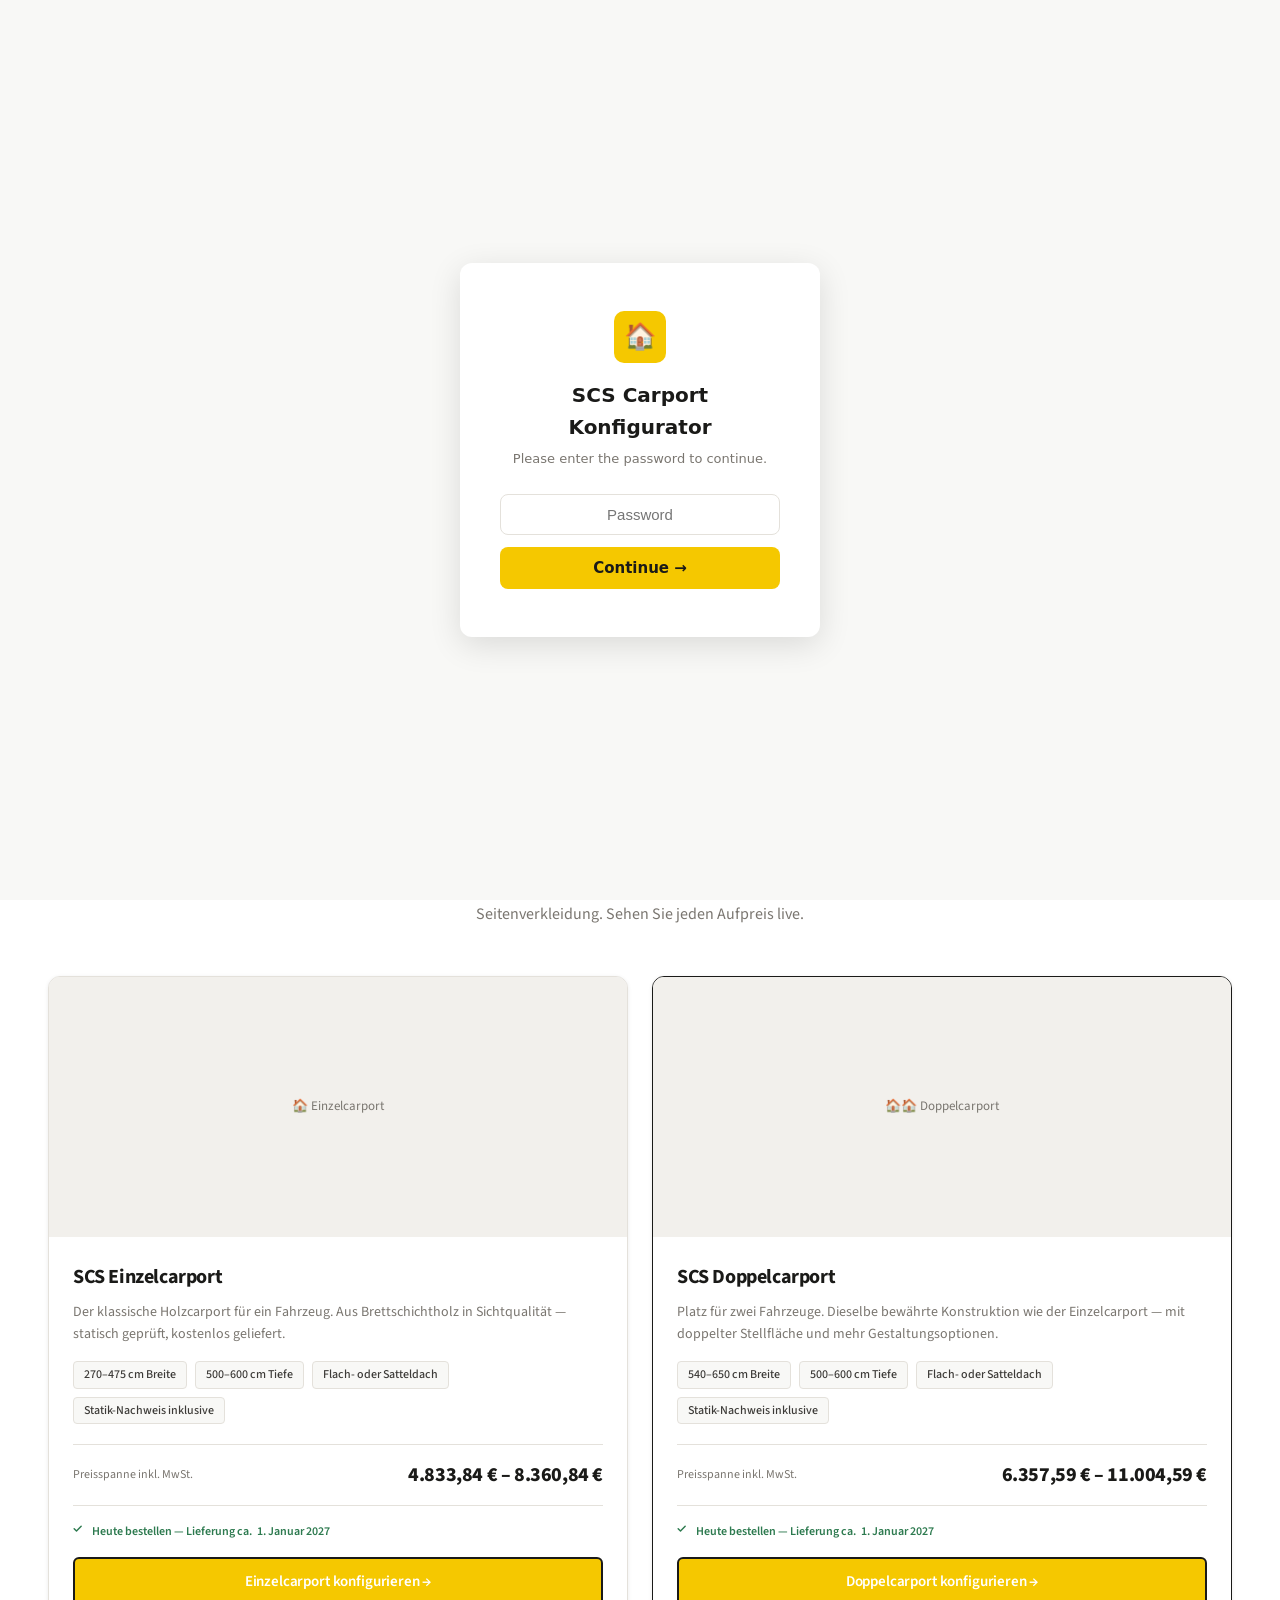
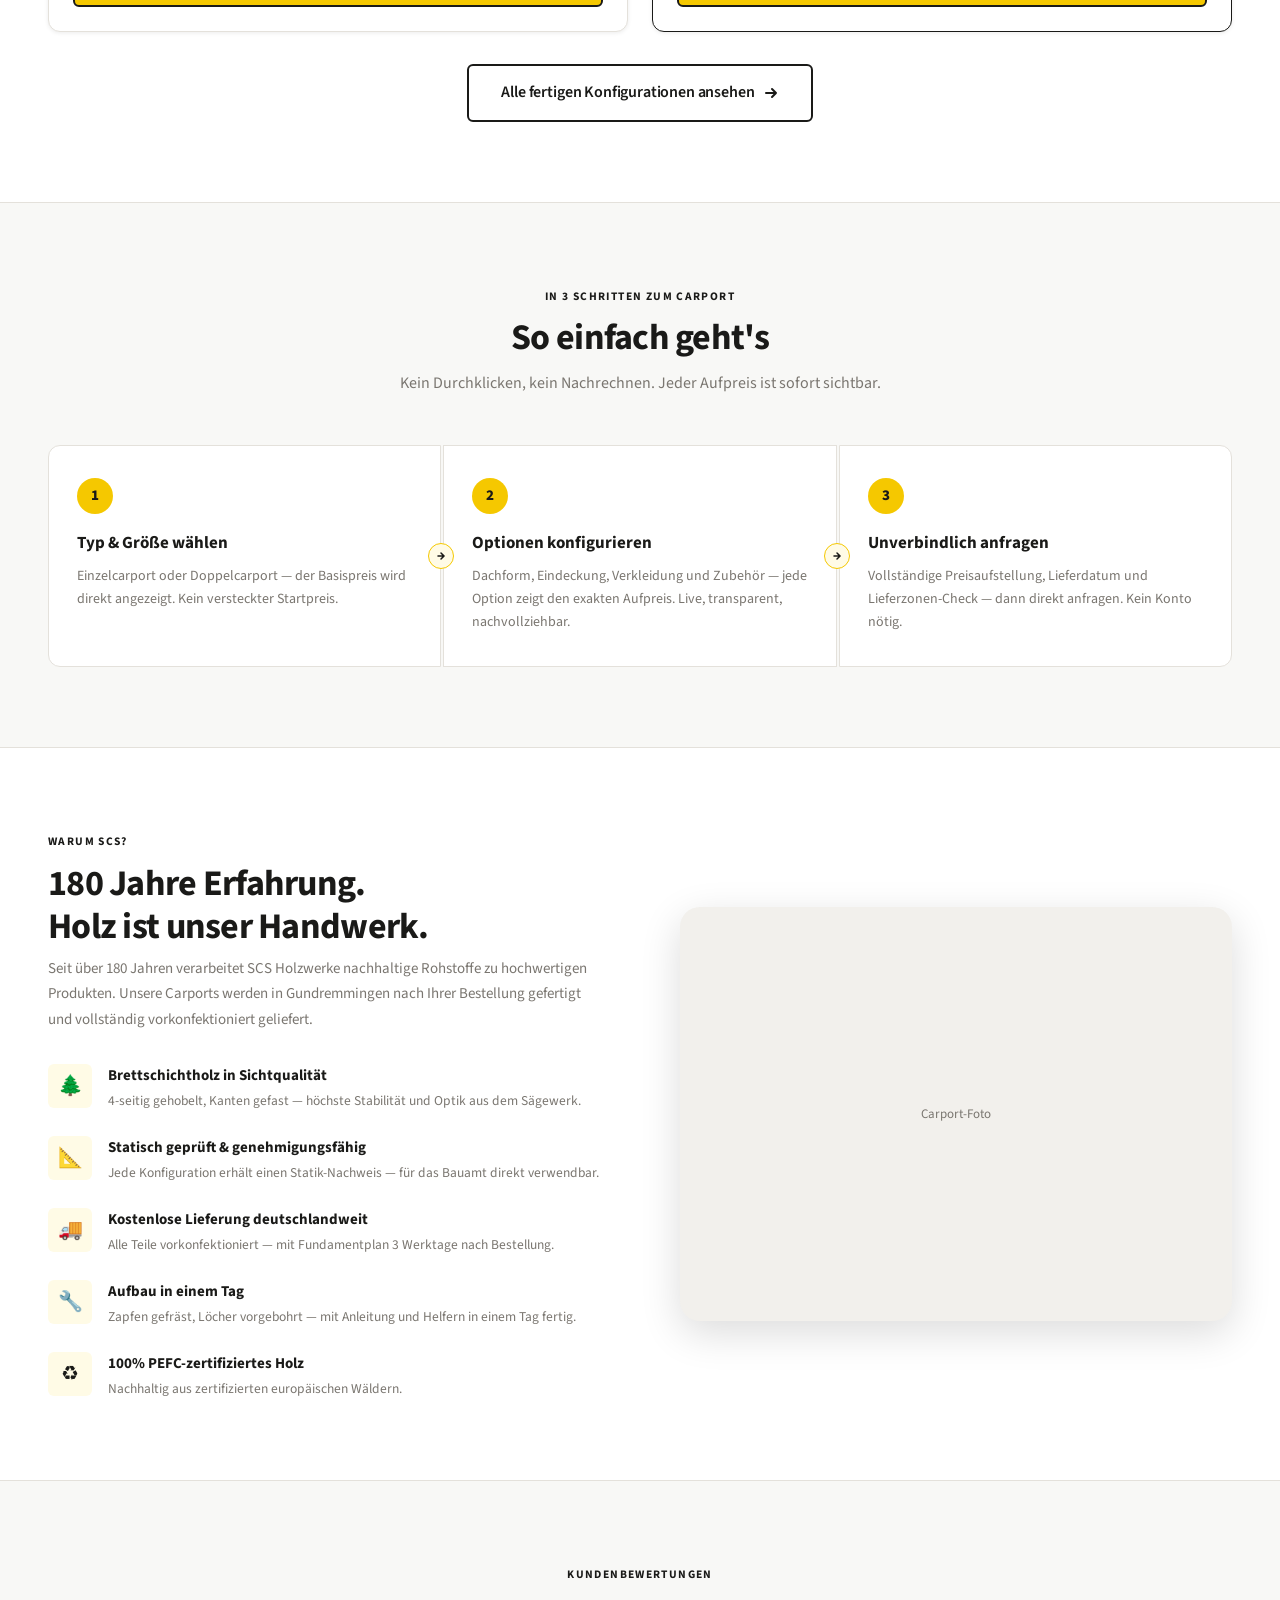
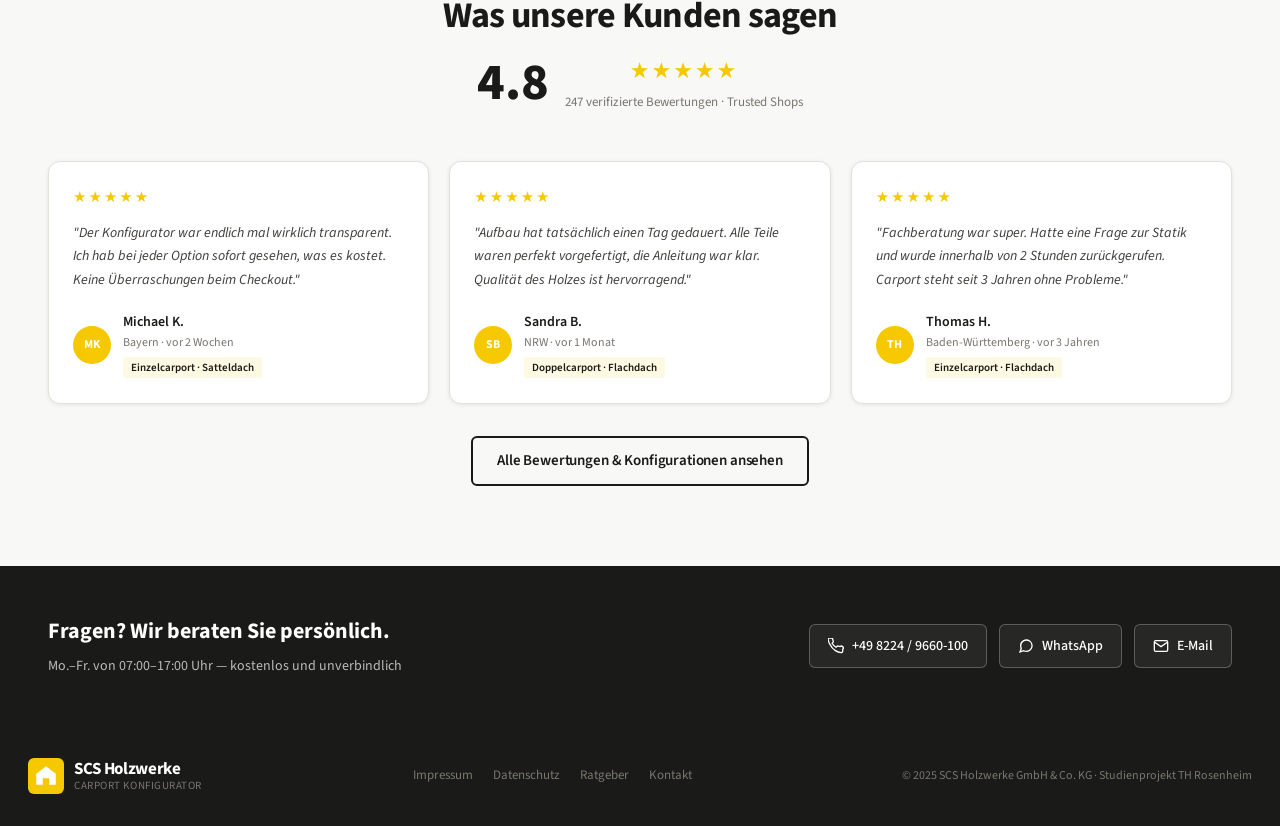
<file: summary.html>
<!DOCTYPE html>
<html lang="de">
<head>
  <meta charset="UTF-8">
  <meta name="viewport" content="width=device-width, initial-scale=1.0">
  <title>Zusammenfassung — SCS Carport</title>
  <link rel="stylesheet" href="style.css">
</head>
<script>if(localStorage.getItem("scs_pass")!=="ok"){window.location.replace("index.html");}</script>
<body>

<div class="top-bar">
  <div class="top-bar-left">
    <div class="top-bar-item">+49 8224 / 9660-100</div>
    <div class="top-bar-item">Mo.–Fr. 07:00–17:00 Uhr</div>
  </div>
  <div class="top-bar-right"><a href="#">Impressum</a><a href="#">Datenschutz</a></div>
</div>

<nav class="nav">
  <div class="nav-inner">
    <a href="index.html" class="nav-logo">
      <div class="nav-logo-icon"><svg viewBox="0 0 24 24" fill="none"><path d="M3 10L12 3L21 10V20H15V14H9V20H3V10Z" fill="#fff"/></svg></div>
      <div class="nav-logo-text"><div class="nav-logo-name">SCS Holzwerke</div><div class="nav-logo-sub">Carport Konfigurator</div></div>
    </a>
    <div class="nav-links">
      <a href="configurator.html">← Zurück zum Konfigurator</a>
    </div>
  </div>
</nav>

<!-- Progress bar -->
<div class="config-progress">
  <div class="config-progress-inner">
    <div class="progress-step done"><div class="progress-dot">✓</div>Typ wählen</div>
    <div class="progress-step done"><div class="progress-dot">✓</div>Konfigurieren</div>
    <div class="progress-step active"><div class="progress-dot">3</div>Zusammenfassung</div>
    <div class="progress-step"><div class="progress-dot">4</div>Bestellung</div>
  </div>
</div>

<div class="summary-wrap">
  <div class="summary-head">
    <h1>Ihre Zusammenfassung</h1>
    <p>Prüfen Sie Ihre Konfiguration und senden Sie eine unverbindliche Anfrage.</p>
  </div>

  <div id="summary-content">
    <p style="color:var(--grey-mid);font-size:14px;">Keine Konfiguration gefunden. <a href="configurator.html" style="color:var(--green);font-weight:600;">Jetzt konfigurieren →</a></p>
  </div>
</div>

<footer>
  <div class="footer-inner">
    <div class="footer-logo">
      <div class="nav-logo-icon" style="width:36px;height:36px;"><svg viewBox="0 0 24 24" fill="none"><path d="M3 10L12 3L21 10V20H15V14H9V20H3V10Z" fill="#fff"/></svg></div>
      <div class="nav-logo-text"><div class="nav-logo-name" style="color:#fff;">SCS Holzwerke</div><div class="nav-logo-sub">Carport Konfigurator</div></div>
    </div>
    <div class="footer-copy">© 2025 SCS Holzwerke GmbH & Co. KG · Studienprojekt TH Rosenheim</div>
  </div>
</footer>

<script src="configurator.js"></script>
</body>
</html>
</file>
<file: style.css>
/* ── SCS Carport Platform — Complete Design System ─────────────────────── */
@import url('https://fonts.googleapis.com/css2?family=Source+Sans+3:ital,wght@0,300;0,400;0,500;0,600;0,700;1,400&display=swap');

/* ── Tokens ─────────────────────────────────────────────────────────────── */
:root {
  --green:        #1a1a18;
  --green-dk:     #1a1a18;
  --green-lt:     #fef9e3;
  --green-mid:    #f5c800;
  --yellow:       #f5c800;
  --yellow-dk:    #d9a800;
  --white:        #ffffff;
  --off-white:    #f8f8f6;
  --grey-bg:      #f2f0ec;
  --grey-light:   #e4e1db;
  --grey-mid:     #7a7670;
  --grey-dark:    #3d3b38;
  --black:        #1a1a18;
  --red:          #c0392b;
  --price-green:  #2d7a4f;

  --font: 'Source Sans 3', 'Segoe UI', system-ui, sans-serif;
  --radius:    6px;
  --radius-lg: 12px;
  --radius-xl: 20px;
  --shadow-sm: 0 1px 4px rgba(0,0,0,0.08);
  --shadow:    0 4px 16px rgba(0,0,0,0.10);
  --shadow-lg: 0 12px 40px rgba(0,0,0,0.14);
  --transition: 0.18s ease;
  --max-w: 1240px;
}

/* ── Reset ───────────────────────────────────────────────────────────────── */
*, *::before, *::after { box-sizing: border-box; margin: 0; padding: 0; }
html { scroll-behavior: smooth; font-size: 16px; }
body { font-family: var(--font); background: var(--white); color: var(--black); line-height: 1.6; -webkit-font-smoothing: antialiased; }
img { max-width: 100%; display: block; }
a { color: inherit; text-decoration: none; }
button { cursor: pointer; border: none; background: none; font-family: inherit; }
ul { list-style: none; }

/* ── Utilities ───────────────────────────────────────────────────────────── */
.container { max-width: var(--max-w); margin: 0 auto; padding: 0 28px; }
.visually-hidden { position: absolute; width: 1px; height: 1px; overflow: hidden; clip: rect(0,0,0,0); }

/* ── Top bar ─────────────────────────────────────────────────────────────── */
.top-bar {
  background: var(--black);
  padding: 7px 28px;
  display: flex;
  align-items: center;
  justify-content: space-between;
  font-size: 12.5px;
  color: rgba(255,255,255,0.85);
}
.top-bar-left { display: flex; gap: 24px; }
.top-bar-item { display: flex; align-items: center; gap: 6px; }
.top-bar-item svg { opacity: 0.75; }
.top-bar-right { display: flex; gap: 20px; }
.top-bar-right a { color: rgba(255,255,255,0.8); font-size: 12px; transition: color var(--transition); }
.top-bar-right a:hover { color: #fff; }

/* ── Nav ─────────────────────────────────────────────────────────────────── */
.nav {
  background: var(--white);
  border-bottom: 1px solid var(--grey-light);
  position: sticky;
  top: 0;
  z-index: 200;
  box-shadow: var(--shadow-sm);
}
.nav-inner {
  max-width: var(--max-w);
  margin: 0 auto;
  padding: 0 28px;
  height: 72px;
  display: flex;
  align-items: center;
  justify-content: space-between;
  gap: 32px;
}
.nav-logo { display: flex; align-items: center; gap: 12px; flex-shrink: 0; }
.nav-logo-icon {
  width: 44px; height: 44px;
  background: var(--yellow);
  border-radius: var(--radius);
  display: flex; align-items: center; justify-content: center;
}
.nav-logo-icon svg { width: 26px; height: 26px; }
.nav-logo-text { line-height: 1.2; }
.nav-logo-name { font-size: 17px; font-weight: 700; color: var(--black); letter-spacing: -0.02em; }
.nav-logo-sub { font-size: 11px; color: var(--grey-mid); font-weight: 400; letter-spacing: 0.05em; text-transform: uppercase; }
.nav-links { display: flex; align-items: center; gap: 4px; }
.nav-links a {
  padding: 8px 14px;
  font-size: 14.5px;
  font-weight: 500;
  color: var(--grey-dark);
  border-radius: var(--radius);
  transition: all var(--transition);
  white-space: nowrap;
}
.nav-links a:hover { background: var(--grey-bg); color: var(--black); }
.nav-links a.active { color: var(--black); font-weight: 600; }
.nav-cta {
  background: var(--yellow) !important;
  color: #fff !important;
  font-weight: 600 !important;
  padding: 9px 20px !important;
}
.nav-cta:hover { background: var(--black) !important; }
.nav-hamburger { display: none; flex-direction: column; gap: 5px; padding: 6px; }
.nav-hamburger span { display: block; width: 22px; height: 2px; background: var(--black); border-radius: 2px; transition: all 0.2s; }
.nav-mobile {
  display: none;
  flex-direction: column;
  background: var(--white);
  border-bottom: 2px solid var(--green);
  padding: 16px 24px 20px;
  gap: 4px;
}
.nav-mobile.open { display: flex; }
.nav-mobile a { padding: 10px 4px; font-size: 15px; font-weight: 500; color: var(--grey-dark); border-bottom: 1px solid var(--grey-light); }

/* ── Buttons ─────────────────────────────────────────────────────────────── */
.btn {
  display: inline-flex; align-items: center; gap: 8px;
  padding: 11px 24px;
  border-radius: var(--radius);
  font-size: 15px; font-weight: 600;
  transition: all var(--transition);
  letter-spacing: -0.01em;
  cursor: pointer;
  border: 2px solid transparent;
  white-space: nowrap;
}
.btn-primary { background: var(--yellow); color: #fff; border-color: var(--black); }
.btn-primary:hover { background: var(--black); border-color: var(--black); transform: translateY(-1px); box-shadow: 0 4px 12px rgba(58,107,26,0.3); }
.btn-outline { background: transparent; color: var(--black); border-color: var(--black); }
.btn-outline:hover { background: var(--grey-bg); }
.btn-dark { background: var(--black); color: #fff; border-color: var(--black); }
.btn-dark:hover { background: var(--grey-dark); }
.btn-ghost { background: transparent; color: var(--grey-dark); border-color: var(--grey-light); }
.btn-ghost:hover { border-color: var(--black); color: var(--black); }
.btn-sm { padding: 7px 16px; font-size: 13px; }
.btn-lg { padding: 14px 32px; font-size: 16px; }
.btn-full { width: 100%; justify-content: center; }

/* ── Section header ──────────────────────────────────────────────────────── */
.section-head { text-align: center; margin-bottom: 48px; }
.eyebrow {
  display: inline-block;
  font-size: 11.5px; font-weight: 700;
  letter-spacing: 0.12em; text-transform: uppercase;
  color: var(--black); margin-bottom: 10px;
}
.section-title { font-size: clamp(24px, 3vw, 36px); font-weight: 700; color: var(--black); line-height: 1.2; margin-bottom: 12px; letter-spacing: -0.02em; }
.section-sub { font-size: 16px; color: var(--grey-mid); max-width: 540px; margin: 0 auto; line-height: 1.6; }

/* ── USP Bar ─────────────────────────────────────────────────────────────── */
.usp-bar {
  background: #fffbe6;
  border-bottom: 1px solid #f0d800;
  padding: 13px 28px;
}
.usp-bar-inner {
  max-width: var(--max-w); margin: 0 auto;
  display: flex; align-items: center; justify-content: center;
  gap: 40px; flex-wrap: wrap;
}
.usp-item { display: flex; align-items: center; gap: 7px; font-size: 13px; font-weight: 500; color: var(--black); }
.usp-item svg { color: var(--black); flex-shrink: 0; }

/* ── Hero ────────────────────────────────────────────────────────────────── */
.hero {
  background: var(--off-white);
  border-bottom: 1px solid var(--grey-light);
  padding: 0;
  overflow: hidden;
}
.hero-inner {
  max-width: var(--max-w); margin: 0 auto; padding: 72px 28px 0;
  display: grid; grid-template-columns: 1fr 1fr;
  gap: 64px; align-items: end;
}
.hero-tag {
  display: inline-flex; align-items: center; gap: 8px;
  background: var(--green-lt); border: 1px solid #c8e0a8;
  color: var(--black); font-size: 12px; font-weight: 600;
  padding: 5px 12px; border-radius: 20px;
  margin-bottom: 20px; letter-spacing: 0.02em;
}
.hero-tag::before { content: '●'; font-size: 8px; color: var(--black); }
.hero-title {
  font-size: clamp(36px, 4.5vw, 58px);
  font-weight: 700; line-height: 1.08;
  letter-spacing: -0.03em;
  color: var(--black); margin-bottom: 18px;
}
.hero-title em { font-style: normal; color: var(--black); }
.hero-subtitle { font-size: 17px; color: var(--grey-mid); line-height: 1.65; margin-bottom: 32px; max-width: 460px; }
.hero-action-row { display: flex; align-items: center; gap: 16px; margin-bottom: 32px; flex-wrap: wrap; }
.hero-trust-row { display: flex; gap: 20px; flex-wrap: wrap; }
.hero-trust-item { display: flex; align-items: center; gap: 6px; font-size: 13px; color: var(--grey-mid); }
.hero-trust-item svg { color: var(--black); }
.hero-image-col { position: relative; align-self: end; }
.hero-image-wrap {
  border-radius: var(--radius-lg) var(--radius-lg) 0 0;
  overflow: hidden; height: 480px;
  box-shadow: var(--shadow-lg);
}
.hero-image-wrap img { width: 100%; height: 100%; object-fit: cover; }
.hero-image-placeholder {
  width: 100%; height: 100%;
  background: linear-gradient(135deg, var(--grey-bg) 0%, var(--grey-light) 100%);
  display: flex; flex-direction: column; align-items: center; justify-content: center;
  gap: 12px; color: var(--grey-mid);
}
.hero-image-placeholder svg { width: 64px; height: 64px; opacity: 0.3; }
.hero-image-placeholder p { font-size: 13px; }
.hero-badge {
  position: absolute; top: 20px; right: -10px;
  background: var(--white); border-radius: var(--radius-lg);
  box-shadow: var(--shadow-lg); padding: 14px 18px;
  display: flex; flex-direction: column; gap: 2px;
  min-width: 180px;
}
.hero-badge-label { font-size: 10px; font-weight: 700; text-transform: uppercase; letter-spacing: 0.08em; color: var(--grey-mid); }
.hero-badge-price { font-size: 22px; font-weight: 800; color: var(--black); font-variant-numeric: tabular-nums; }
.hero-badge-sub { font-size: 11px; color: var(--grey-mid); }

/* ── Product cards (homepage) ─────────────────────────────────────────────── */
.home-products { padding: 80px 0; }
.home-products-grid {
  display: grid; grid-template-columns: 1fr 1fr;
  gap: 24px; margin-top: 48px;
}
.prod-card {
  background: var(--white);
  border: 1.5px solid var(--grey-light);
  border-radius: var(--radius-lg);
  overflow: hidden;
  transition: all var(--transition);
  box-shadow: var(--shadow-sm);
}
.prod-card:hover { border-color: var(--black); box-shadow: var(--shadow); transform: translateY(-2px); }
.prod-card-img { position: relative; height: 260px; overflow: hidden; background: var(--grey-bg); }
.prod-card-img img { width: 100%; height: 100%; object-fit: cover; transition: transform 0.5s ease; }
.prod-card:hover .prod-card-img img { transform: scale(1.03); }
.prod-card-img-placeholder { width:100%;height:100%;display:flex;align-items:center;justify-content:center;background:var(--grey-bg); color:var(--grey-mid);font-size:13px; }
.prod-card-label {
  position: absolute; top: 14px; left: 14px;
  background: var(--yellow); color: #fff;
  font-size: 11px; font-weight: 700;
  padding: 4px 10px; border-radius: 4px;
  letter-spacing: 0.04em; text-transform: uppercase;
}
.prod-card-bestseller {
  position: absolute; top: 14px; right: 14px;
  background: var(--yellow); color: var(--black);
  font-size: 11px; font-weight: 800;
  padding: 4px 10px; border-radius: 4px;
}
.prod-card-body { padding: 24px; }
.prod-card-title { font-size: 20px; font-weight: 700; margin-bottom: 8px; letter-spacing: -0.02em; }
.prod-card-desc { font-size: 14px; color: var(--grey-mid); line-height: 1.6; margin-bottom: 16px; }
.prod-card-specs { display: flex; flex-wrap: wrap; gap: 8px; margin-bottom: 20px; }
.spec-tag { background: var(--off-white); border: 1px solid var(--grey-light); border-radius: 4px; font-size: 12px; color: var(--grey-dark); padding: 3px 10px; font-weight: 500; }
.prod-card-price-row { display: flex; justify-content: space-between; align-items: center; padding: 14px 0; border-top: 1px solid var(--grey-light); border-bottom: 1px solid var(--grey-light); margin-bottom: 16px; }
.prod-card-price-label { font-size: 12px; color: var(--grey-mid); }
.prod-card-price { font-size: 20px; font-weight: 800; color: var(--black); font-variant-numeric: tabular-nums; letter-spacing: -0.02em; }
.prod-card-delivery { font-size: 12px; color: var(--price-green); font-weight: 600; display: flex; align-items: center; gap: 5px; margin-bottom: 16px; }

/* ── How it works ─────────────────────────────────────────────────────────── */
.how-section { background: var(--off-white); padding: 80px 0; border-top: 1px solid var(--grey-light); border-bottom: 1px solid var(--grey-light); }
.steps-grid { display: grid; grid-template-columns: repeat(3, 1fr); gap: 2px; margin-top: 48px; position: relative; }
.step-card { background: var(--white); padding: 32px 28px; border: 1px solid var(--grey-light); position: relative; }
.step-card:first-child { border-radius: var(--radius-lg) 0 0 var(--radius-lg); }
.step-card:last-child { border-radius: 0 var(--radius-lg) var(--radius-lg) 0; }
.step-num { width: 36px; height: 36px; background: var(--yellow); color: var(--black); border-radius: 50%; display: flex; align-items: center; justify-content: center; font-size: 15px; font-weight: 800; margin-bottom: 16px; }
.step-title { font-size: 17px; font-weight: 700; margin-bottom: 8px; }
.step-desc { font-size: 14px; color: var(--grey-mid); line-height: 1.65; }
.step-arrow { position: absolute; right: -14px; top: 50%; transform: translateY(-50%); background: #fffbe6; border: 1px solid var(--yellow); border-radius: 50%; width: 26px; height: 26px; display: flex; align-items: center; justify-content: center; z-index: 1; }

/* ── Benefits ─────────────────────────────────────────────────────────────── */
.benefits-section { padding: 80px 0; }
.benefits-grid { display: grid; grid-template-columns: 1fr 1fr; gap: 80px; align-items: center; }
.benefits-img { border-radius: var(--radius-xl); overflow: hidden; box-shadow: var(--shadow-lg); aspect-ratio: 4/3; background: var(--grey-bg); }
.benefits-img img { width: 100%; height: 100%; object-fit: cover; }
.benefits-img-placeholder { width:100%;height:100%;display:flex;align-items:center;justify-content:center;color:var(--grey-mid);font-size:13px; }
.benefits-list { display: flex; flex-direction: column; gap: 24px; margin-top: 32px; }
.benefit { display: flex; gap: 16px; align-items: flex-start; }
.benefit-icon { width: 44px; height: 44px; background: #fffbe6; border-radius: var(--radius); display: flex; align-items: center; justify-content: center; flex-shrink: 0; font-size: 20px; }
.benefit-title { font-size: 15px; font-weight: 700; margin-bottom: 3px; }
.benefit-desc { font-size: 13.5px; color: var(--grey-mid); line-height: 1.55; }

/* ── Reviews ──────────────────────────────────────────────────────────────── */
.reviews-section { background: var(--off-white); padding: 80px 0; border-top: 1px solid var(--grey-light); }
.reviews-aggregate { display: flex; align-items: center; gap: 16px; justify-content: center; margin: 16px 0 48px; }
.reviews-score { font-size: 52px; font-weight: 800; color: var(--black); line-height: 1; }
.reviews-stars { font-size: 22px; color: var(--yellow); letter-spacing: 2px; }
.reviews-count { font-size: 13px; color: var(--grey-mid); margin-top: 3px; }
.reviews-grid { display: grid; grid-template-columns: repeat(3, 1fr); gap: 20px; }
.review-card { background: var(--white); border-radius: var(--radius-lg); padding: 24px; border: 1px solid var(--grey-light); box-shadow: var(--shadow-sm); }
.review-stars { color: var(--yellow); font-size: 15px; letter-spacing: 2px; margin-bottom: 12px; }
.review-text { font-size: 14px; color: var(--grey-dark); line-height: 1.7; margin-bottom: 18px; font-style: italic; }
.review-author { display: flex; align-items: center; gap: 12px; }
.review-avatar { width: 38px; height: 38px; background: var(--yellow); color: #fff; border-radius: 50%; display: flex; align-items: center; justify-content: center; font-size: 12px; font-weight: 700; flex-shrink: 0; }
.review-name { font-size: 14px; font-weight: 600; }
.review-meta { font-size: 12px; color: var(--grey-mid); }
.review-product-tag { display: inline-block; background: var(--green-lt); color: var(--black); font-size: 11px; font-weight: 600; padding: 2px 8px; border-radius: 3px; margin-top: 4px; }

/* ── Contact strip ────────────────────────────────────────────────────────── */
.contact-strip { background: var(--black); padding: 48px 0; }
.contact-strip-inner { max-width: var(--max-w); margin: 0 auto; padding: 0 28px; display: flex; justify-content: space-between; align-items: center; gap: 32px; flex-wrap: wrap; }
.contact-strip h3 { font-size: 22px; font-weight: 700; color: #fff; margin-bottom: 6px; }
.contact-strip p { font-size: 14px; color: rgba(255,255,255,0.7); }
.contact-btns { display: flex; gap: 12px; flex-wrap: wrap; }
.contact-btn { display: flex; align-items: center; gap: 8px; padding: 10px 18px; border-radius: var(--radius); border: 1.5px solid rgba(255,255,255,0.25); color: #fff; font-size: 14px; font-weight: 500; transition: all var(--transition); background: rgba(255,255,255,0.06); }
.contact-btn:hover { background: rgba(255,255,255,0.14); border-color: rgba(255,255,255,0.5); }

/* ── CTA Section ──────────────────────────────────────────────────────────── */
.cta-section { background: var(--white); padding: 80px 0; text-align: center; border-top: 1px solid var(--grey-light); }
.cta-section h2 { font-size: clamp(26px, 3vw, 38px); font-weight: 700; margin-bottom: 12px; letter-spacing: -0.02em; }
.cta-section p { font-size: 16px; color: var(--grey-mid); margin-bottom: 32px; max-width: 480px; margin-left: auto; margin-right: auto; }

/* ── Footer ───────────────────────────────────────────────────────────────── */
footer { background: var(--black); padding: 32px 28px; }
.footer-inner { max-width: var(--max-w); margin: 0 auto; display: flex; align-items: center; justify-content: space-between; flex-wrap: wrap; gap: 16px; }
.footer-logo { display: flex; align-items: center; gap: 10px; }
.footer-links { display: flex; gap: 20px; }
.footer-links a { font-size: 13px; color: var(--grey-mid); transition: color var(--transition); }
.footer-links a:hover { color: #fff; }
.footer-copy { font-size: 12px; color: var(--grey-mid); }

/* ════════════════════════════════════════════════════════════════════════════
   PRODUCTS PAGE
   ════════════════════════════════════════════════════════════════════════════ */
.page-hero { background: var(--off-white); border-bottom: 1px solid var(--grey-light); padding: 52px 0 40px; }
.page-hero-inner { max-width: var(--max-w); margin: 0 auto; padding: 0 28px; }
.breadcrumb { display: flex; align-items: center; gap: 6px; font-size: 13px; color: var(--grey-mid); margin-bottom: 16px; }
.breadcrumb a { color: var(--grey-mid); transition: color var(--transition); }
.breadcrumb a:hover { color: var(--black); }
.breadcrumb-sep { opacity: 0.4; }
.page-hero h1 { font-size: clamp(28px, 3.5vw, 44px); font-weight: 700; letter-spacing: -0.03em; margin-bottom: 10px; }
.page-hero p { font-size: 16px; color: var(--grey-mid); max-width: 560px; }

.products-page-grid { padding: 60px 0 80px; }
.products-page-grid .container { display: grid; grid-template-columns: 280px 1fr; gap: 40px; align-items: start; }

/* Filter sidebar */
.filter-sidebar { position: sticky; top: 90px; background: var(--white); border: 1px solid var(--grey-light); border-radius: var(--radius-lg); padding: 24px; box-shadow: var(--shadow-sm); }
.filter-title { font-size: 13px; font-weight: 700; text-transform: uppercase; letter-spacing: 0.08em; color: var(--grey-mid); margin-bottom: 16px; }
.filter-group { margin-bottom: 24px; }
.filter-group-label { font-size: 14px; font-weight: 600; margin-bottom: 10px; }
.filter-option { display: flex; align-items: center; gap: 10px; padding: 6px 0; cursor: pointer; }
.filter-option input { width: 16px; height: 16px; accent-color: var(--black); }
.filter-option label { font-size: 14px; color: var(--grey-dark); cursor: pointer; }
.filter-divider { border: none; border-top: 1px solid var(--grey-light); margin: 16px 0; }
.price-range-labels { display: flex; justify-content: space-between; font-size: 12px; color: var(--grey-mid); margin-top: 6px; }

/* Product listing */
.products-listing { display: flex; flex-direction: column; gap: 24px; }
.listing-header { display: flex; align-items: center; justify-content: space-between; margin-bottom: 4px; }
.listing-count { font-size: 14px; color: var(--grey-mid); }
.listing-sort { display: flex; align-items: center; gap: 8px; font-size: 14px; }
.listing-sort select { border: 1px solid var(--grey-light); border-radius: var(--radius); padding: 6px 10px; font-size: 13px; font-family: inherit; color: var(--black); background: var(--white); }

.listing-card {
  background: var(--white);
  border: 1.5px solid var(--grey-light);
  border-radius: var(--radius-lg);
  overflow: hidden;
  display: grid;
  grid-template-columns: 340px 1fr;
  box-shadow: var(--shadow-sm);
  transition: all var(--transition);
}
.listing-card:hover { border-color: var(--black); box-shadow: var(--shadow); }
.listing-card-img { position: relative; background: var(--grey-bg); }
.listing-card-img img { width: 100%; height: 100%; object-fit: cover; min-height: 280px; }
.listing-card-img-placeholder { width:100%;height:100%;min-height:280px;display:flex;flex-direction:column;align-items:center;justify-content:center;gap:8px;color:var(--grey-mid);font-size:13px;background:var(--grey-bg); }
.listing-card-badges { position: absolute; top: 14px; left: 14px; display: flex; flex-direction: column; gap: 6px; }
.badge { display: inline-block; font-size: 11px; font-weight: 700; padding: 4px 10px; border-radius: 4px; }
.badge-green { background: var(--yellow); color: #fff; }
.badge-yellow { background: var(--yellow); color: var(--black); }
.badge-outline { background: var(--white); color: var(--grey-dark); border: 1px solid var(--grey-light); }
.listing-card-body { padding: 28px; display: flex; flex-direction: column; }
.listing-card-top { flex: 1; }
.listing-card-title { font-size: 22px; font-weight: 700; margin-bottom: 6px; letter-spacing: -0.02em; }
.listing-card-subtitle { font-size: 14px; color: var(--black); font-weight: 600; margin-bottom: 14px; }
.listing-card-desc { font-size: 14px; color: var(--grey-mid); line-height: 1.65; margin-bottom: 18px; }
.config-summary { background: var(--off-white); border-radius: var(--radius); padding: 14px 16px; margin-bottom: 18px; }
.config-summary-title { font-size: 11px; font-weight: 700; text-transform: uppercase; letter-spacing: 0.08em; color: var(--grey-mid); margin-bottom: 10px; }
.config-row { display: flex; justify-content: space-between; font-size: 13px; padding: 4px 0; border-bottom: 1px solid var(--grey-light); }
.config-row:last-child { border-bottom: none; }
.config-row-label { color: var(--grey-mid); }
.config-row-value { font-weight: 600; color: var(--black); }
.config-row-price { color: var(--price-green); font-weight: 700; }
.config-total { display: flex; justify-content: space-between; font-size: 15px; font-weight: 700; padding-top: 10px; margin-top: 4px; border-top: 2px solid var(--grey-light); }
.listing-card-bottom { display: flex; align-items: center; justify-content: space-between; padding-top: 18px; border-top: 1px solid var(--grey-light); flex-wrap: wrap; gap: 16px; }
.listing-price-block .label { font-size: 12px; color: var(--grey-mid); margin-bottom: 2px; }
.listing-price-block .price { font-size: 30px; font-weight: 800; color: var(--black); font-variant-numeric: tabular-nums; letter-spacing: -0.02em; }
.listing-price-block .vat { font-size: 11px; color: var(--grey-mid); }
.delivery-badge { display: flex; align-items: center; gap: 6px; font-size: 13px; color: var(--price-green); font-weight: 600; }
.listing-reviews { display: flex; align-items: center; gap: 8px; margin-bottom: 12px; }
.listing-stars { color: var(--yellow); font-size: 14px; }
.listing-review-count { font-size: 13px; color: var(--grey-mid); }
.listing-card-reviews { padding: 0 28px 28px; border-top: 1px solid var(--grey-light); margin-top: 0; }
.mini-reviews-title { font-size: 12px; font-weight: 700; text-transform: uppercase; letter-spacing: 0.08em; color: var(--grey-mid); margin: 16px 0 12px; }
.mini-review { padding: 12px 0; border-bottom: 1px solid var(--grey-light); }
.mini-review:last-child { border-bottom: none; }
.mini-review-header { display: flex; align-items: center; gap: 10px; margin-bottom: 6px; }
.mini-review-stars { color: var(--yellow); font-size: 12px; }
.mini-review-name { font-size: 13px; font-weight: 600; }
.mini-review-date { font-size: 12px; color: var(--grey-mid); margin-left: auto; }
.mini-review-text { font-size: 13px; color: var(--grey-mid); line-height: 1.6; }

/* ════════════════════════════════════════════════════════════════════════════
   CONFIGURATOR PAGE
   ════════════════════════════════════════════════════════════════════════════ */
.config-page { background: var(--white); }

/* Progress bar */
.config-progress {
  background: var(--white);
  border-bottom: 1px solid var(--grey-light);
  padding: 0 28px;
  position: sticky; top: 72px; z-index: 100;
}
.config-progress-inner { max-width: var(--max-w); margin: 0 auto; display: flex; align-items: center; gap: 0; height: 52px; }
.progress-step { display: flex; align-items: center; gap: 8px; padding: 0 16px 0 0; font-size: 13px; font-weight: 500; color: var(--grey-mid); position: relative; }
.progress-step::after { content: '›'; margin-left: 8px; color: var(--grey-light); font-size: 18px; }
.progress-step:last-child::after { display: none; }
.progress-step.active { color: var(--black); font-weight: 700; }
.progress-step.done { color: var(--grey-dark); }
.progress-dot { width: 22px; height: 22px; border-radius: 50%; border: 2px solid var(--grey-light); display: flex; align-items: center; justify-content: center; font-size: 11px; font-weight: 700; flex-shrink: 0; }
.progress-step.active .progress-dot { border-color: var(--black); background: var(--yellow); color: #fff; }
.progress-step.done .progress-dot { border-color: var(--black); background: var(--green-lt); color: var(--black); }

/* Type toggle */
.type-bar { background: var(--off-white); border-bottom: 1px solid var(--grey-light); padding: 12px 28px; }
.type-bar-inner { max-width: var(--max-w); margin: 0 auto; display: flex; align-items: center; gap: 10px; }
.type-label { font-size: 13px; font-weight: 600; color: var(--grey-mid); margin-right: 4px; }
.type-btn { padding: 7px 18px; border-radius: 20px; font-size: 14px; font-weight: 600; border: 2px solid var(--grey-light); background: var(--white); color: var(--grey-mid); transition: all var(--transition); }
.type-btn.active { border-color: var(--black); background: var(--yellow); color: #fff; }
.type-btn:hover:not(.active) { border-color: var(--black); color: var(--black); }
.type-price-hint { margin-left: auto; font-size: 13px; color: var(--grey-mid); }
.type-price-hint strong { color: var(--black); }

/* Config layout */
.config-layout { max-width: var(--max-w); margin: 0 auto; padding: 32px 28px 80px; display: grid; grid-template-columns: 1fr 360px; gap: 32px; align-items: start; }

/* Config image preview */
.config-preview { margin-bottom: 28px; border-radius: var(--radius-lg); overflow: hidden; position: relative; background: var(--grey-bg); height: 220px; }
.config-preview img { width: 100%; height: 100%; object-fit: cover; }
.config-preview-label { position: absolute; bottom: 12px; left: 12px; background: rgba(0,0,0,0.6); color: #fff; font-size: 12px; padding: 4px 10px; border-radius: 4px; backdrop-filter: blur(4px); }

/* Config sections */
.config-section { margin-bottom: 36px; }
.config-section-head { display: flex; align-items: center; gap: 10px; margin-bottom: 14px; padding-bottom: 10px; border-bottom: 1px solid var(--grey-light); }
.config-section-num { width: 24px; height: 24px; background: var(--yellow); color: var(--black); border-radius: 50%; display: flex; align-items: center; justify-content: center; font-size: 12px; font-weight: 700; flex-shrink: 0; }
.config-section-title { font-size: 13px; font-weight: 700; text-transform: uppercase; letter-spacing: 0.08em; color: var(--grey-dark); }
.config-section-desc { font-size: 13px; color: var(--grey-mid); margin-left: auto; }

/* Option cards */
.options-grid { display: grid; grid-template-columns: repeat(auto-fill, minmax(172px, 1fr)); gap: 10px; }
.options-grid-wide { grid-template-columns: repeat(auto-fill, minmax(220px, 1fr)); }
.option-card {
  border: 2px solid var(--grey-light);
  border-radius: var(--radius);
  padding: 14px;
  cursor: pointer;
  transition: all var(--transition);
  background: var(--white);
  position: relative;
  user-select: none;
}
.option-card:hover { border-color: var(--grey-dark); box-shadow: var(--shadow-sm); }
.option-card.selected { border-color: var(--black); background: var(--green-lt); }
.option-card-img { height: 90px; border-radius: 4px; overflow: hidden; background: var(--grey-bg); margin-bottom: 10px; }
.option-card-img img { width: 100%; height: 100%; object-fit: cover; }
.option-card-img-placeholder { width:100%;height:100%;display:flex;align-items:center;justify-content:center;font-size:24px; }
.option-card-name { font-size: 13.5px; font-weight: 700; margin-bottom: 2px; color: var(--black); }
.option-card-desc { font-size: 12px; color: var(--grey-mid); line-height: 1.4; margin-bottom: 8px; }
.option-card-delta { font-size: 13px; font-weight: 700; color: var(--price-green); }
.option-card-delta.zero { color: var(--grey-mid); font-weight: 500; }
.option-card.selected .option-card-delta { color: var(--black); }
.option-check {
  position: absolute; top: 10px; right: 10px;
  width: 20px; height: 20px; border-radius: 50%;
  background: var(--yellow); display: none;
  align-items: center; justify-content: center;
}
.option-card.selected .option-check { display: flex; }
.option-check svg { width: 11px; height: 11px; }

/* Addon cards */
.addon-grid { display: grid; grid-template-columns: repeat(auto-fill, minmax(200px, 1fr)); gap: 10px; }
.addon-card {
  border: 2px solid var(--grey-light);
  border-radius: var(--radius);
  padding: 12px 14px;
  cursor: pointer;
  transition: all var(--transition);
  background: var(--white);
  display: flex; align-items: center; gap: 12px;
}
.addon-card:hover { border-color: var(--black); }
.addon-card.selected { border-color: var(--black); background: var(--green-lt); }
.addon-check { width: 20px; height: 20px; border: 2px solid var(--grey-light); border-radius: 4px; flex-shrink: 0; display: flex; align-items: center; justify-content: center; transition: all var(--transition); }
.addon-card.selected .addon-check { background: var(--yellow); border-color: var(--black); }
.addon-check svg { display: none; width: 12px; height: 12px; }
.addon-card.selected .addon-check svg { display: block; }
.addon-info { flex: 1; }
.addon-name { font-size: 13.5px; font-weight: 600; }
.addon-desc { font-size: 12px; color: var(--grey-mid); }
.addon-delta { font-size: 13px; font-weight: 700; color: var(--price-green); }

/* Price sidebar */
.price-sidebar { position: sticky; top: 136px; border-radius: var(--radius-lg); overflow: hidden; border: 1.5px solid var(--grey-light); box-shadow: var(--shadow); }
.sidebar-head { background: var(--black); padding: 16px 20px; display: flex; align-items: center; justify-content: space-between; }
.sidebar-head-title { font-size: 13px; font-weight: 700; color: #fff; text-transform: uppercase; letter-spacing: 0.06em; }
.sidebar-type-badge { background: var(--yellow); color: var(--black); font-size: 11px; font-weight: 800; padding: 3px 8px; border-radius: 3px; }
.sidebar-rows { padding: 14px 18px; border-bottom: 1px solid var(--grey-light); max-height: 320px; overflow-y: auto; }
.sidebar-row { display: flex; justify-content: space-between; align-items: flex-start; padding: 8px 0; border-bottom: 1px solid var(--off-white); gap: 10px; }
.sidebar-row:last-child { border-bottom: none; }
.sidebar-row-cat { font-size: 10px; font-weight: 700; text-transform: uppercase; letter-spacing: 0.08em; color: var(--grey-mid); margin-bottom: 1px; }
.sidebar-row-name { font-size: 13px; font-weight: 500; color: var(--black); }
.sidebar-row-price { font-size: 13px; font-weight: 700; white-space: nowrap; font-variant-numeric: tabular-nums; }
.sidebar-row-price.positive { color: var(--price-green); }
.sidebar-row-price.zero { color: var(--grey-mid); font-weight: 400; }
.sidebar-row-price.base { color: var(--black); }
.sidebar-total { padding: 16px 18px; }
.sidebar-total-label { font-size: 11px; color: var(--grey-mid); margin-bottom: 4px; }
.sidebar-total-amount { font-size: 32px; font-weight: 800; color: var(--black); font-variant-numeric: tabular-nums; letter-spacing: -0.02em; transition: color 0.2s; }
.sidebar-total-amount.flash { animation: priceFlash 0.55s ease; }
@keyframes priceFlash { 0%{color:var(--black)} 35%{color:var(--yellow-dk)} 100%{color:var(--black)} }
.sidebar-delta-toast { font-size: 12px; color: var(--price-green); font-weight: 600; height: 18px; transition: opacity 0.3s; }
.sidebar-vat { font-size: 11px; color: var(--grey-mid); margin-top: 4px; }
.sidebar-delivery { margin: 12px 18px; background: var(--green-lt); border-radius: var(--radius); padding: 10px 12px; display: flex; align-items: center; gap: 8px; font-size: 13px; color: var(--black); font-weight: 600; border: 1px solid #c8e0a8; }
.sidebar-actions { padding: 0 18px 16px; display: flex; flex-direction: column; gap: 8px; }
.sidebar-note { font-size: 11px; color: var(--grey-mid); text-align: center; padding: 0 18px 14px; line-height: 1.5; }

/* ════════════════════════════════════════════════════════════════════════════
   SUMMARY PAGE
   ════════════════════════════════════════════════════════════════════════════ */
.summary-wrap { max-width: 860px; margin: 0 auto; padding: 48px 28px 80px; }
.summary-head { margin-bottom: 32px; }
.summary-head h1 { font-size: 32px; font-weight: 700; letter-spacing: -0.02em; margin-bottom: 6px; }
.summary-head p { font-size: 15px; color: var(--grey-mid); }
.summary-card { background: var(--white); border: 1px solid var(--grey-light); border-radius: var(--radius-lg); overflow: hidden; margin-bottom: 20px; box-shadow: var(--shadow-sm); }
.summary-card-head { background: var(--off-white); padding: 12px 20px; font-size: 11px; font-weight: 700; text-transform: uppercase; letter-spacing: 0.08em; color: var(--grey-mid); border-bottom: 1px solid var(--grey-light); }
.summary-item { display: flex; justify-content: space-between; align-items: center; padding: 13px 20px; border-bottom: 1px solid var(--off-white); font-size: 14px; gap: 12px; }
.summary-item:last-child { border-bottom: none; }
.summary-item-label { color: var(--grey-mid); }
.summary-item-value { font-weight: 600; }
.summary-item-price { font-weight: 700; font-variant-numeric: tabular-nums; }
.summary-item-price.positive { color: var(--price-green); }
.summary-item-price.zero { color: var(--grey-mid); font-weight: 400; }
.summary-total-card { background: var(--black); border-radius: var(--radius-lg); padding: 24px 28px; margin-bottom: 24px; }
.summary-total-label { font-size: 13px; color: rgba(255,255,255,0.7); margin-bottom: 6px; }
.summary-total-amount { font-size: 44px; font-weight: 800; color: var(--yellow); font-variant-numeric: tabular-nums; letter-spacing: -0.02em; margin-bottom: 6px; }
.summary-total-sub { font-size: 12px; color: rgba(255,255,255,0.5); }

/* Delivery checker */
.delivery-checker { background: var(--white); border: 1.5px solid var(--grey-light); border-radius: var(--radius-lg); padding: 24px; margin-bottom: 24px; }
.delivery-checker h3 { font-size: 16px; font-weight: 700; margin-bottom: 6px; }
.delivery-checker p { font-size: 14px; color: var(--grey-mid); margin-bottom: 16px; }
.delivery-input-row { display: flex; gap: 10px; }
.delivery-input { flex: 1; border: 1.5px solid var(--grey-light); border-radius: var(--radius); padding: 10px 14px; font-size: 15px; font-family: inherit; outline: none; transition: border-color var(--transition); }
.delivery-input:focus { border-color: var(--black); }
.delivery-result { margin-top: 14px; padding: 12px 16px; border-radius: var(--radius); font-size: 14px; font-weight: 600; display: none; align-items: center; gap: 8px; }
.delivery-result.success { background: var(--green-lt); color: var(--black); border: 1px solid #c8e0a8; display: flex; }
.delivery-result.error { background: #fef0f0; color: var(--red); border: 1px solid #f5c6c6; display: flex; }

/* Inquiry form */
.inquiry-form { background: var(--white); border: 1px solid var(--grey-light); border-radius: var(--radius-lg); padding: 28px; margin-bottom: 24px; }
.inquiry-form h3 { font-size: 18px; font-weight: 700; margin-bottom: 20px; }
.form-grid { display: grid; grid-template-columns: 1fr 1fr; gap: 14px; }
.form-group { display: flex; flex-direction: column; gap: 6px; }
.form-group.full { grid-column: 1/-1; }
.form-label { font-size: 12.5px; font-weight: 600; color: var(--grey-dark); }
.form-label .req { color: var(--red); }
.form-input, .form-textarea, .form-select {
  border: 1.5px solid var(--grey-light);
  border-radius: var(--radius);
  padding: 10px 14px;
  font-size: 14px;
  font-family: inherit;
  color: var(--black);
  background: var(--white);
  outline: none;
  transition: border-color var(--transition);
}
.form-input:focus, .form-textarea:focus, .form-select:focus { border-color: var(--black); }
.form-textarea { resize: vertical; min-height: 88px; }
.form-hint { font-size: 12px; color: var(--grey-mid); }

/* ── Responsive ───────────────────────────────────────────────────────────── */
@media (max-width: 1060px) {
  .products-page-grid .container { grid-template-columns: 1fr; }
  .filter-sidebar { position: static; }
  .listing-card { grid-template-columns: 280px 1fr; }
}
@media (max-width: 900px) {
  .hero-inner { grid-template-columns: 1fr; gap: 40px; padding-bottom: 40px; }
  .hero-image-col { display: none; }
  .home-products-grid { grid-template-columns: 1fr; }
  .benefits-grid { grid-template-columns: 1fr; }
  .benefits-img { display: none; }
  .reviews-grid { grid-template-columns: 1fr 1fr; }
  .config-layout { grid-template-columns: 1fr; }
  .price-sidebar { position: static; }
  .nav-links { display: none; }
  .nav-hamburger { display: flex; }
  .top-bar { display: none; }
  .steps-grid { grid-template-columns: 1fr; gap: 0; }
  .step-card:first-child { border-radius: var(--radius-lg) var(--radius-lg) 0 0; }
  .step-card:last-child { border-radius: 0 0 var(--radius-lg) var(--radius-lg); }
  .step-arrow { display: none; }
}
@media (max-width: 700px) {
  .listing-card { grid-template-columns: 1fr; }
  .listing-card-img img { min-height: 200px; }
  .reviews-grid { grid-template-columns: 1fr; }
  .form-grid { grid-template-columns: 1fr; }
  .contact-strip-inner { flex-direction: column; }
  .footer-inner { flex-direction: column; text-align: center; }
}
@media (max-width: 500px) {
  .container { padding: 0 16px; }
  .nav-inner { padding: 0 16px; }
  .config-layout { padding: 16px 16px 60px; }
  .summary-wrap { padding: 24px 16px 60px; }
}
</file>
